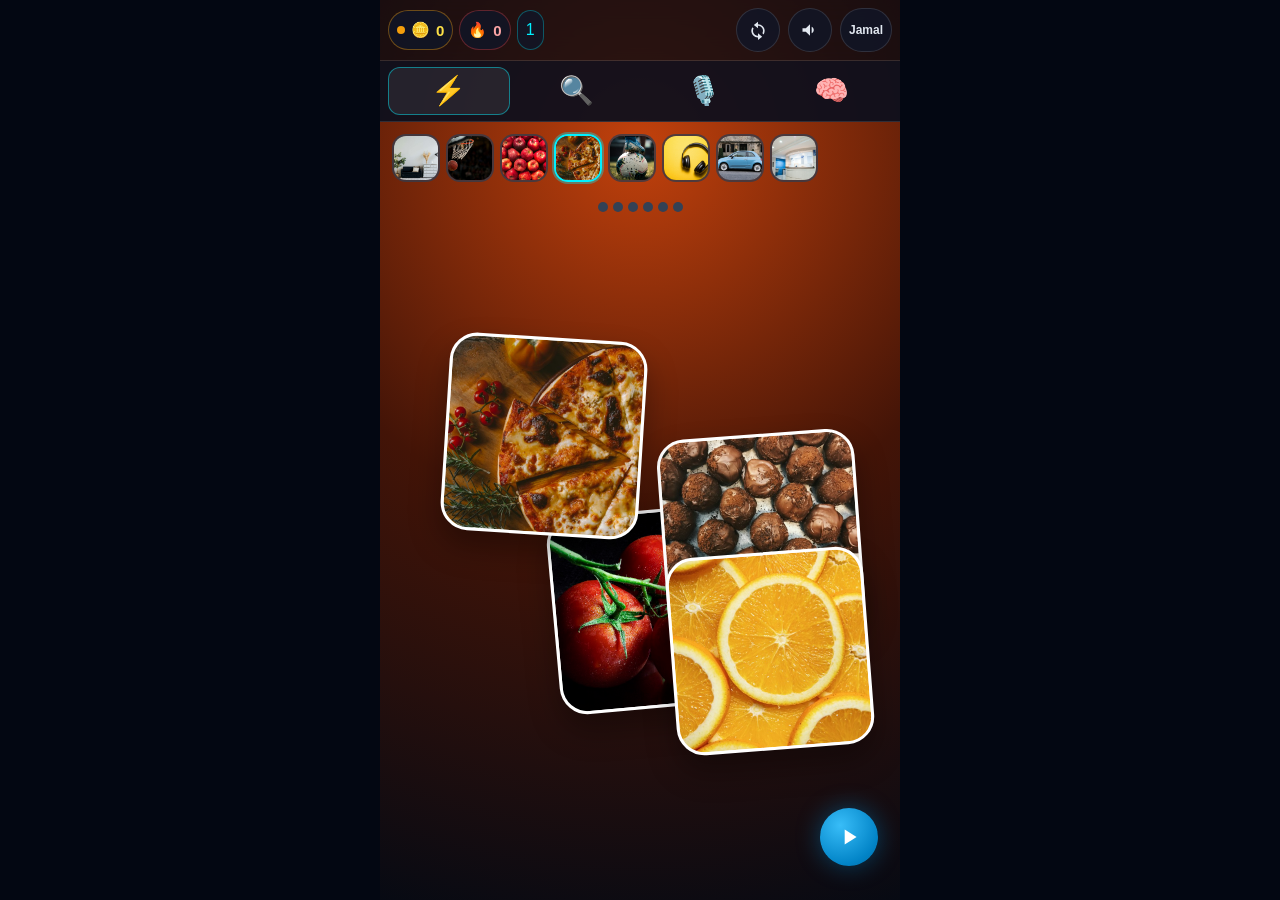
<file: Index.html>
<!doctype html>
<html lang="en">
<head>
<meta charset="utf-8">
<meta name="viewport" content="width=device-width,initial-scale=1,viewport-fit=cover">
<meta name="theme-color" content="#070a13">
<meta name="mobile-web-app-capable" content="yes">
<meta name="apple-mobile-web-app-capable" content="yes">
<title>Talk Today — ZERO RISE</title>
<link rel="icon" href="icon.svg">
<style>
:root {
  --bg-main: #070a13;
  --bg-surface: rgba(15, 23, 42, 0.75);
  --bg-card: rgba(30, 41, 59, 0.85);
  --border-glass: rgba(255, 255, 255, 0.12);
  --teal-neon: #00f0ff;
  --emerald: #10b981;
  --gold-coin: #f59e0b;
  --text-primary: #f8fafc;
  --font-main: -apple-system, BlinkMacSystemFont, 'Segoe UI', Roboto, 'Helvetica Neue', sans-serif;
}

* { box-sizing: border-box; margin: 0; padding: 0; -webkit-tap-highlight-color: transparent; }
html, body {
  height: 100%;
  background: #030712;
  color: var(--text-primary);
  font-family: var(--font-main);
  overflow: hidden;
}
button, .pillar-card, .find-tile, .mem-card { touch-action: manipulation; }
.word-plate, .sentence-line, .meaning-line, .lesson-word, .lesson-line, .lesson-bit { user-select: text; }

#app {
  position: relative;
  width: 100%;
  max-width: 520px;
  height: 100dvh;
  margin: 0 auto;
  overflow: hidden;
  background: radial-gradient(circle at 50% 18%, #1e293b 0%, #070a13 55%, #030712 100%);
  display: flex;
  flex-direction: column;
  transition: background 0.6s ease;
}
#app.world-home { background: radial-gradient(circle at 50% 16%, #92400e 0%, #1c1008 48%, #070a13 100%); }
#app.world-outside { background: radial-gradient(circle at 50% 16%, #166534 0%, #052e16 46%, #070a13 100%); }
#app.world-class { background: radial-gradient(circle at 50% 16%, #1d4ed8 0%, #172554 48%, #070a13 100%); }
#app.world-food { background: radial-gradient(circle at 50% 16%, #c2410c 0%, #431407 48%, #070a13 100%); }
#app.world-play { background: radial-gradient(circle at 50% 16%, #7e22ce 0%, #2e1065 48%, #070a13 100%); }
#app.world-tech { background: radial-gradient(circle at 50% 16%, #0e7490 0%, #083344 48%, #070a13 100%); }
#app.world-city { background: radial-gradient(circle at 50% 16%, #a16207 0%, #292006 48%, #070a13 100%); }
#app.world-town { background: radial-gradient(circle at 50% 16%, #be123c 0%, #4c0519 48%, #070a13 100%); }
#app.shake { animation: screenShake 0.38s linear; }
@keyframes screenShake {
  0%, 100% { transform: translateX(0); }
  20% { transform: translateX(-8px) rotate(-0.4deg); }
  40% { transform: translateX(8px) rotate(0.4deg); }
  60% { transform: translateX(-5px); }
  80% { transform: translateX(4px); }
}

#hud {
  min-height: 60px;
  display: flex;
  align-items: center;
  gap: 6px;
  padding: 8px 8px;
  z-index: 30;
  background: rgba(7, 10, 19, 0.78);
  backdrop-filter: blur(12px);
  border-bottom: 1px solid var(--border-glass);
}
.hud-pill {
  display: flex;
  align-items: center;
  gap: 6px;
  min-height: 40px;
  padding: 6px 8px;
  border-radius: 20px;
  background: var(--bg-surface);
  border: 1px solid var(--border-glass);
  font-weight: 800;
  font-size: 15px;
}
.coins-pill { border-color: rgba(245, 158, 11, 0.4); color: #fde047; }
.coins-pill.bump { animation: coinBump 0.35s cubic-bezier(0.175, 0.885, 0.32, 1.275); }
@keyframes coinBump {
  0% { transform: scale(1); }
  50% { transform: scale(1.18); }
  100% { transform: scale(1); }
}
.streak-pill { border-color: rgba(239, 68, 68, 0.35); color: #fca5a5; }
.streak-pill.lit { border-color: #ef4444; box-shadow: 0 0 14px rgba(239, 68, 68, 0.45); }
.gear-pill {
  border-color: rgba(0, 240, 255, 0.3);
  color: var(--teal-neon);
  cursor: pointer;
  font: inherit;
}
.gear-pill small {
  position: absolute; width: 1px; height: 1px; padding: 0; margin: -1px;
  overflow: hidden; clip: rect(0,0,0,0); border: 0;
}
.gear-pill.on { box-shadow: 0 0 12px rgba(0, 240, 255, 0.35); }
.hud-actions { display: flex; align-items: center; gap: 8px; margin-left: auto; }
.who {
  min-height: 44px; padding: 0 8px; border-radius: 999px;
  display: flex; align-items: center; flex: 0 0 auto;
  border: 1px solid var(--border-glass);
  background: var(--bg-surface);
  color: #e2e8f0; font-size: 12px; font-weight: 800;
}
.hbtn {
  width: 44px; height: 44px; border-radius: 50%;
  border: 1px solid var(--border-glass);
  background: var(--bg-surface); color: #e2e8f0;
  display: flex; align-items: center; justify-content: center; cursor: pointer;
}
.hbtn svg { width: 20px; height: 20px; }
.hbtn.muted { color: #64748b; }
.sync-dot {
  width: 8px; height: 8px; border-radius: 50%; background: #f59e0b; display: inline-block;
}
.sync-dot.synced { background: #10b981; }
.sync-dot.phone { background: #f59e0b; }

#modeBar {
  display: flex; gap: 6px; padding: 6px 8px;
  background: rgba(11, 15, 29, 0.92);
  border-bottom: 1px solid var(--border-glass);
  z-index: 25;
}
.mode-tab {
  flex: 1; min-height: 48px; border-radius: 12px;
  border: 1px solid transparent; background: transparent; color: #94a3b8;
  display: flex; flex-direction: column; align-items: center; justify-content: center;
  gap: 1px; cursor: pointer; font: inherit;
}
.mode-icon { font-size: 28px; line-height: 1; }
.mode-name {
  position: absolute; width: 1px; height: 1px; padding: 0; margin: -1px;
  overflow: hidden; clip: rect(0,0,0,0); border: 0;
}
.mode-tab.active {
  background: rgba(255, 255, 255, 0.08);
  border-color: rgba(0, 240, 255, 0.45);
  color: #fff;
}

#stage {
  flex: 1; position: relative;
  display: flex; flex-direction: column; align-items: center;
  padding: 10px 12px 24px; overflow-y: auto; z-index: 10;
}

.set-bar {
  width: 100%; display: flex; gap: 6px; overflow-x: auto;
  padding: 2px 0 8px; scrollbar-width: none;
}
.set-chip {
  flex: 0 0 auto; width: 48px; height: 48px; min-height: 48px; padding: 0;
  border-radius: 14px; border: 2px solid var(--border-glass);
  background: var(--bg-surface); cursor: pointer; overflow: hidden;
}
.set-chip img { width: 100%; height: 100%; object-fit: cover; display: block; }
.set-chip.active { border-color: var(--teal-neon); box-shadow: 0 0 0 2px rgba(0, 240, 255, 0.35); }
.set-chip.done { border-color: var(--emerald); }

.prompt-line {
  font-size: 22px; font-weight: 800; text-align: center; min-height: 28px; margin: 4px 0;
}
.progress-line { color: #94a3b8; font-size: 13px; font-weight: 700; text-align: center; margin-bottom: 6px; }
.pips { display: flex; gap: 5px; justify-content: center; margin: 4px 0 8px; flex-wrap: wrap; }
.pip { width: 10px; height: 10px; border-radius: 50%; background: #334155; }
.pip.ok { background: #38bdf8; }
.pip.strong { background: #10b981; box-shadow: 0 0 8px rgba(16, 185, 129, 0.7); }

.play-orb {
  position: absolute; right: 10px; bottom: 10px; z-index: 6;
  width: 58px; height: 58px; border-radius: 50%; border: 0; cursor: pointer;
  background: radial-gradient(circle at 35% 30%, #38bdf8, #0284c7 70%, #0369a1);
  box-shadow: 0 0 24px rgba(2, 132, 199, 0.45);
  display: flex; align-items: center; justify-content: center;
}
.play-orb svg { width: 26px; height: 26px; fill: #fff; }
.play-orb.speaking { animation: callGlow 0.45s infinite alternate; }
@keyframes callGlow {
  from { transform: scale(1); }
  to { transform: scale(1.08); }
}

.word-plate {
  margin-top: 8px; font-size: 40px; font-weight: 900; letter-spacing: -0.03em; text-align: center;
}
.sentence-line { font-size: 18px; color: #cbd5e1; text-align: center; min-height: 24px; margin: 2px 0 4px; }
.meaning-line { font-size: 16px; color: #94a3b8; text-align: center; min-height: 0; margin: 0 0 8px; line-height: 1.35; }

.arena {
  position: relative; width: 100%; flex: 1; min-height: 58vh;
}
.pillar-card, .find-tile, .mem-card {
  background: #fff; border-radius: 28px; border: 3px solid #fff;
  overflow: hidden; cursor: pointer; position: relative;
  display: flex; align-items: center; justify-content: center;
  box-shadow: 0 16px 30px rgba(0, 0, 0, 0.35);
}
.pillar-card {
  position: absolute; width: 40%; aspect-ratio: 1;
  animation: bob 2.6s ease-in-out infinite;
}
.pillar-card:nth-child(2) { left: 52%; top: 6%; animation-delay: -0.4s; }
.pillar-card:nth-child(3) { left: 8%; top: 42%; animation-delay: -1.1s; }
.pillar-card:nth-child(4) { left: 50%; top: 46%; animation-delay: -1.7s; }
.pillar-card.running { animation: none; }
.pillar-card.win {
  z-index: 5; width: 64%; left: 18% !important; right: auto !important; top: 8% !important;
  animation: winPop 0.55s cubic-bezier(.2, 1.6, .3, 1) both;
}
.pillar-card.yeet { animation: yeet 0.42s ease-in forwards; z-index: 2; }
.pillar-card.show-answer {
  z-index: 4; width: 58%; left: 21% !important; top: 12% !important;
  animation: jump 0.48s ease-in-out infinite;
  box-shadow: 0 0 0 6px #fde047, 0 18px 40px rgba(0, 0, 0, 0.4);
}
@keyframes bob {
  0%, 100% { transform: translateY(0) rotate(-2deg); }
  50% { transform: translateY(-14px) rotate(2deg); }
}
@keyframes jump {
  0%, 100% { transform: translateY(0) scale(1); }
  40% { transform: translateY(-22px) scale(1.06); }
}
@keyframes winPop {
  0% { transform: scale(0.7) rotate(-8deg); }
  60% { transform: scale(1.12) rotate(6deg); }
  100% { transform: scale(1) rotate(0); }
}
@keyframes yeet {
  to { transform: translateY(120%) rotate(28deg); opacity: 0; }
}
.pillar-card img, .find-tile img, .mem-card img { width: 100%; height: 100%; object-fit: cover; pointer-events: none; }
.pillar-a { border-color: rgba(59, 130, 246, 0.55); }
.pillar-b { border-color: rgba(239, 68, 68, 0.5); }
.pillar-card.good-snap, .find-tile.good-snap, .hero.good-snap { border-color: var(--emerald); box-shadow: 0 0 24px rgba(16, 185, 129, 0.7); }
.pillar-card.ready, .find-tile.ready, .hero.ready { box-shadow: 0 0 0 3px rgba(0, 240, 255, 0.7); }
.pillar-card.miss-snap, .find-tile.miss-snap { animation: missShake 0.35s ease-in-out; border-color: #dc2626; }
.pillar-card.show-answer { box-shadow: 0 0 0 3px #fde047; }
@keyframes missShake {
  0%, 100% { transform: translateX(0); }
  25% { transform: translateX(-8px); }
  75% { transform: translateX(8px); }
}

.find-grid, .mem-grid { display: grid; grid-template-columns: repeat(3, 1fr); gap: 10px; width: 100%; }
.find-tile { animation: bob 2.2s ease-in-out infinite; }
.find-tile:nth-child(2n) { animation-delay: -0.5s; }
.find-tile:nth-child(3n) { animation-duration: 2.9s; }
.find-tile.found { animation: winPop 0.45s cubic-bezier(.2, 1.6, .3, 1) both; }
.mem-card { animation: bob 2.8s ease-in-out infinite; }
.mem-card:nth-child(2n) { animation-delay: -0.7s; }
.mem-grid.cols-4 { grid-template-columns: repeat(4, 1fr); }
.find-tile, .mem-card { aspect-ratio: 1; }
.find-tile.found { border-color: rgba(16, 185, 129, 0.7); }
.tile-word {
  position: absolute; left: 6px; right: 6px; bottom: 6px;
  background: rgba(3, 7, 18, 0.82); border-radius: 10px;
  text-align: center; font-weight: 800; font-size: 13px; padding: 3px 4px;
}
.mem-face { font-size: 28px; }
.mem-card.snd { border-color: rgba(0, 240, 255, 0.35); }
.mem-card.pic { border-color: rgba(59, 130, 246, 0.4); }
.mem-card.up { border-color: #fff; }
.mem-card svg { width: 36px; height: 36px; fill: #e2e8f0; }

.speak-view, .drill-view, .find-view, .mem-view {
  width: 100%; max-width: none; flex: 1; min-height: 0;
  display: flex; flex-direction: column; align-items: center; gap: 8px;
}
.hero {
  width: min(72vw, 280px); aspect-ratio: 1; border-radius: 36px; overflow: hidden;
  border: 4px solid #fff; background: #fff; cursor: pointer;
  box-shadow: 0 18px 40px rgba(0, 0, 0, 0.35);
  animation: bob 1.5s ease-in-out infinite;
}
.hero.ready { animation: jump 0.55s ease-in-out infinite; }
.hero img { width: 100%; height: 100%; object-fit: cover; }
.mic-orb {
  width: 96px; height: 96px; border-radius: 50%; border: 0; cursor: pointer;
  background: radial-gradient(circle at 35% 30%, #ef4444, #b91c1c 70%);
  box-shadow: 0 8px 24px rgba(239, 68, 68, 0.45);
  display: flex; align-items: center; justify-content: center;
}
.mic-orb svg { width: 42px; height: 42px; fill: #fff; }
.mic-orb.recording {
  background: radial-gradient(circle at 35% 30%, #22c55e, #15803d 70%);
  animation: callGlow 0.7s ease-in-out infinite alternate;
}
.mic-orb:disabled { opacity: 0.45; cursor: default; }
.mic-orb.blocked { filter: grayscale(1); opacity: 0.4; }
.status-line { min-height: 22px; text-align: center; color: #cbd5e1; font-weight: 700; }

.modal-backdrop {
  position: absolute; inset: 0; z-index: 80;
  background: rgba(3, 7, 18, 0.86); backdrop-filter: blur(14px);
  display: flex; align-items: center; justify-content: center; padding: 16px;
}
.modal-backdrop.hidden { display: none; }
.lesson-card {
  width: min(96vw, 480px); max-height: min(90dvh, 720px); overflow: visible;
  background: transparent; border: 0;
  border-radius: 28px; padding: 8px; display: flex; flex-direction: column; align-items: center; gap: 14px;
  box-shadow: none;
}
.lesson-kicker { font-size: 14px; font-weight: 800; letter-spacing: 0.08em; text-transform: uppercase; color: #5eead4; }
.lesson-card img { width: min(64vw, 220px); height: min(64vw, 220px); object-fit: cover; border-radius: 20px; }
.lesson-word { font-size: 40px; font-weight: 900; }
.lesson-line { font-size: 18px; color: #cbd5e1; text-align: center; }
.word-list { width: 100%; display: flex; flex-direction: column; gap: 6px; }
.lesson-bit { font-size: 14px; color: #cbd5e1; text-align: left; line-height: 1.35; }
.lesson-bit b { color: #fff; }
.done-grid { width: 100%; display: flex; flex-wrap: wrap; justify-content: center; gap: 10px; }
.done-pic {
  width: 30%; aspect-ratio: 1; padding: 0; border-radius: 22px; overflow: hidden;
  border: 3px solid #fff; background: #fff; cursor: pointer;
  animation: bob 1.8s ease-in-out infinite;
  box-shadow: 0 12px 24px rgba(0, 0, 0, 0.35);
}
.done-pic:nth-child(2n) { animation-delay: -0.4s; }
.done-pic img { width: 100%; height: 100%; object-fit: cover; display: block; }
.done-pic.on {
  width: 42%; border-color: #fde047;
  animation: jump 0.42s ease-in-out infinite;
  box-shadow: 0 0 28px rgba(253, 224, 71, 0.85);
}
.btn-next.icon-next {
  width: 76px; height: 76px; min-width: 76px; min-height: 76px; padding: 0; border-radius: 50%;
  display: flex; align-items: center; justify-content: center;
}
.icon-next svg { width: 34px; height: 34px; }
.btn-next, .btn-ghost {
  min-height: 52px; min-width: 140px; padding: 0 22px; border-radius: 999px;
  border: 0; cursor: pointer; font: inherit; font-weight: 800; font-size: 18px;
}
.btn-next { background: #10b981; color: #042f1c; }
.btn-ghost { background: transparent; color: #e2e8f0; border: 1px solid var(--border-glass); }
.code-row { display: flex; gap: 8px; }
.code-row img { width: 84px; height: 84px; border-radius: 16px; object-fit: cover; }
.code-row span { display: block; text-align: center; font-size: 12px; font-weight: 800; margin-top: 4px; }

.gate {
  position: absolute; inset: 0; z-index: 70; overflow-y: auto;
  background: #070a13; padding: 18px 14px 28px;
  display: flex; flex-direction: column; gap: 10px;
}
.gate.hidden { display: none; }
.gate h1 { font-size: 28px; line-height: 1.1; }
.gate p { color: #cbd5e1; font-size: 16px; }
.slots { display: flex; gap: 8px; min-height: 74px; }
.slot {
  width: 72px; height: 72px; border-radius: 16px; border: 1px dashed rgba(255,255,255,0.25);
  overflow: hidden; background: rgba(255,255,255,0.04);
}
.slot img { width: 100%; height: 100%; object-fit: cover; }
.pic-grid { display: grid; grid-template-columns: repeat(4, 1fr); gap: 8px; }
.pic-pick {
  aspect-ratio: 1; border-radius: 14px; overflow: hidden; border: 2px solid transparent;
  padding: 0; background: #111827; cursor: pointer; position: relative;
}
.pic-pick img { width: 100%; height: 100%; object-fit: cover; }
.pic-pick.on { border-color: var(--teal-neon); }
.pic-pick em {
  position: absolute; left: 0; right: 0; bottom: 0; font-style: normal;
  background: rgba(0,0,0,0.72); font-size: 10px; font-weight: 800; padding: 2px;
}
.gate-actions { display: flex; gap: 8px; flex-wrap: wrap; }

.sr-only {
  position: absolute; width: 1px; height: 1px; padding: 0; margin: -1px;
  overflow: hidden; clip: rect(0,0,0,0); border: 0;
}
#fx { position: absolute; inset: 0; width: 100%; height: 100%; pointer-events: none; z-index: 40; }

@media (prefers-reduced-motion: reduce) {
  * { animation: none !important; transition: none !important; }
}

</style>
</head>
<body>
<div id="app">
  <header id="hud">
    <div id="hudCoins" class="hud-pill coins-pill" aria-label="Coins">
      <span class="sync-dot phone" id="syncDot" title="Saved on this phone"></span>
      <span aria-hidden="true">🪙</span>
      <span id="coinVal">0</span>
    </div>
    <div id="hudStreak" class="hud-pill streak-pill" aria-label="Streak">
      <span aria-hidden="true">🔥</span>
      <span id="streakVal">0</span>
    </div>
    <button id="hudGear" class="hud-pill gear-pill" type="button" aria-label="Beat off. Gear 1. Listen.">
      <span id="gearVal">1</span>
      <small id="gearName">Listen</small>
    </button>
    <div class="hud-actions">
      <button id="btnReplay" class="hbtn" type="button" aria-label="Hear it again">
        <svg viewBox="0 0 24 24" aria-hidden="true"><path fill="currentColor" d="M12 5V2L7 6l5 4V7c3.31 0 6 2.69 6 6 0 1.01-.25 1.97-.7 2.8l1.46 1.46A7.93 7.93 0 0 0 20 13c0-4.42-3.58-8-8-8zm0 14c-3.31 0-6-2.69-6-6 0-1.01.25-1.97.7-2.8L5.24 8.74A7.93 7.93 0 0 0 4 13c0 4.42 3.58 8 8 8v3l5-4-5-4v3z"/></svg>
      </button>
      <button id="btnSound" class="hbtn" type="button" aria-label="Sound on">
        <svg viewBox="0 0 24 24" aria-hidden="true"><path fill="currentColor" d="M3 10v4h4l5 5V5L7 10H3zm13.5 2c0-1.77-1.02-3.29-2.5-4.03v8.05c1.48-.73 2.5-2.25 2.5-4.02z"/></svg>
      </button>
      <div id="who" class="who" aria-label="Signed in as Jamal Morelli">Jamal</div>
    </div>
  </header>

  <nav id="modeBar" aria-label="Practice">
    <button class="mode-tab active" type="button" data-mode="drill" aria-label="Drill">
      <span class="mode-icon" aria-hidden="true">⚡</span><span class="mode-name">Drill</span>
    </button>
    <button class="mode-tab" type="button" data-mode="find" aria-label="Find">
      <span class="mode-icon" aria-hidden="true">🔍</span><span class="mode-name">Find</span>
    </button>
    <button class="mode-tab" type="button" data-mode="speak" aria-label="Speak">
      <span class="mode-icon" aria-hidden="true">🎙️</span><span class="mode-name">Speak</span>
    </button>
    <button class="mode-tab" type="button" data-mode="memory" aria-label="Match">
      <span class="mode-icon" aria-hidden="true">🧠</span><span class="mode-name">Match</span>
    </button>
  </nav>

  <main id="stage"></main>
  <p id="live" class="sr-only" aria-live="polite"></p>

  <div id="sheet" class="modal-backdrop hidden" role="dialog" aria-modal="true">
    <div class="lesson-card" id="sheetCard"></div>
  </div>
  <canvas id="fx" aria-hidden="true"></canvas>
</div>
<script>
/* ZERO RISE lesson engine. Pure functions. English only. No DOM. */
const TT = {
  PICS: ['pizza', 'banana', 'taxi', 'bus', 'doctor', 'police', 'football', 'camera', 'coffee', 'tomato', 'robot', 'radio'],
  SETS: [
    { id: 'home', name: 'Home', words: ['door', 'window', 'cup', 'bed', 'bag', 'book'] },
    { id: 'outside', name: 'Outside', words: ['ball', 'cat', 'dog', 'fish', 'tree', 'car'] },
    { id: 'class', name: 'Class', words: ['apple', 'banana', 'pen', 'pencil'] },
    { id: 'food', name: 'Food', words: ['pizza', 'burger', 'chocolate', 'tomato', 'orange', 'water'] },
    { id: 'play', name: 'Play', words: ['football', 'tennis', 'music', 'camera', 'robot', 'radio'] },
    { id: 'tech', name: 'Tech', words: ['headphones', 'computer', 'telephone', 'television', 'sneakers', 'backpack', 'bicycle', 'jacket'] },
    { id: 'city', name: 'City', words: ['taxi', 'bus', 'train', 'station', 'airport', 'hotel'] },
    { id: 'town', name: 'Town', words: ['hospital', 'doctor', 'police', 'pharmacy', 'bank', 'passport', 'coffee', 'money'] }
  ],
  GROUPS: {
    food: ['apple', 'banana', 'pizza', 'burger', 'chocolate', 'tomato', 'orange', 'water', 'coffee'],
    animals: ['cat', 'dog', 'fish'],
    school: ['book', 'pen', 'pencil', 'bag', 'backpack'],
    home: ['door', 'window', 'cup', 'bed'],
    ride: ['car', 'taxi', 'bus', 'train', 'bicycle'],
    place: ['hotel', 'hospital', 'pharmacy', 'bank', 'station', 'airport'],
    people: ['doctor', 'police'],
    tech: ['computer', 'telephone', 'television', 'radio', 'headphones', 'camera'],
    sport: ['football', 'tennis', 'ball'],
    wear: ['sneakers', 'jacket'],
    other: ['robot', 'music', 'money', 'passport', 'tree']
  },
  /* These files exist as s_ (slow word) and f_ ("Where is the …?"). Text must match that recording. */
  QUESTION: ['banana', 'burger', 'bus', 'camera', 'chocolate', 'coffee', 'computer', 'doctor', 'football', 'hotel', 'money', 'music', 'orange', 'pizza', 'police', 'radio', 'robot', 'taxi', 'telephone', 'television', 'tennis', 'tomato', 'train', 'water']
};

TT.WORDS = TT.SETS.reduce((a, s) => a.concat(s.words), []);
TT.QSET = {};
TT.QUESTION.forEach(w => { TT.QSET[w] = 1; });

TT.setById = function (id) {
  for (let i = 0; i < TT.SETS.length; i++) if (TT.SETS[i].id === id) return TT.SETS[i];
  return TT.SETS[3];
};

TT.groupOf = function (word) {
  const keys = Object.keys(TT.GROUPS);
  for (let i = 0; i < keys.length; i++) if (TT.GROUPS[keys[i]].indexOf(word) >= 0) return keys[i];
  return '';
};

TT.hasQuestion = function (word) { return !!TT.QSET[word]; };

TT.article = function (word) { return /^[aeiou]/.test(word) ? 'an' : 'a'; };

TT.sentence = function (word) {
  if (TT.hasQuestion(word)) return 'Where is the ' + word + '?';
  return 'It is ' + TT.article(word) + ' ' + word + '.';
};

/* Extra English, shown on screen after a hit. Not a recording. */
TT.USE = {
  door: 'You open a door.',
  window: 'You look through a window.',
  cup: 'A cup holds a drink.',
  bed: 'You sleep in a bed.',
  bag: 'A bag holds your things.',
  book: 'You read a book.',
  ball: 'You throw a ball.',
  cat: 'A cat is an animal.',
  dog: 'A dog is an animal.',
  fish: 'A fish lives in water.',
  tree: 'A tree has leaves.',
  car: 'A car takes you places.',
  apple: 'An apple is a fruit.',
  banana: 'You peel a banana.',
  pen: 'You write with a pen.',
  pencil: 'You write with a pencil.',
  pizza: 'Pizza is food.',
  burger: 'A burger is food.',
  chocolate: 'Chocolate is sweet.',
  tomato: 'A tomato is red.',
  orange: 'An orange is a fruit.',
  water: 'You drink water.',
  football: 'You kick a football.',
  tennis: 'You play tennis.',
  music: 'You listen to music.',
  camera: 'A camera takes a picture.',
  robot: 'A robot is a machine.',
  radio: 'A radio plays sound.',
  headphones: 'Headphones go on your ears.',
  computer: 'You type on a computer.',
  telephone: 'You talk on a telephone.',
  television: 'You watch television.',
  sneakers: 'Sneakers go on your feet.',
  backpack: 'A backpack holds books.',
  bicycle: 'You ride a bicycle.',
  jacket: 'A jacket keeps you warm.',
  taxi: 'A taxi takes you places.',
  bus: 'A bus carries people.',
  train: 'A train runs on tracks.',
  station: 'You catch a train at a station.',
  airport: 'Planes leave from an airport.',
  hotel: 'You sleep at a hotel.',
  hospital: 'A hospital helps sick people.',
  doctor: 'A doctor helps sick people.',
  police: 'The police keep people safe.',
  pharmacy: 'A pharmacy has medicine.',
  bank: 'A bank keeps money safe.',
  passport: 'A passport is for travel.',
  coffee: 'Coffee is a hot drink.',
  money: 'You pay with money.'
};

TT.useLine = function (word) { return TT.USE[word] || ''; };

TT.blankMastery = function () { return { taps: 0, ok: 0, says: 0, sayOK: 0, next: 0, heard: 0 }; };

TT.levelOf = function (m) {
  m = m || {};
  const taps = m.taps || 0, ok = m.ok || 0, sayOK = m.sayOK || 0;
  const acc = taps ? ok / taps : 0;
  let lv = 0;
  if (ok >= 1) lv = 1;
  if (ok >= 2 && acc >= 0.6) lv = 2;
  if (sayOK >= 1 && lv >= 1) lv = Math.min(3, lv + 1);
  return lv;
};

/* Hours until the word is due again. Inside a session the queue also rotates. */
TT.delayMs = function (level) {
  return [0, 12 * 60 * 1000, 24 * 3600000, 72 * 3600000][level] || 0;
};

TT.gearOf = function (words, mastery) {
  let strong = 0;
  for (let i = 0; i < words.length; i++) if (TT.levelOf(mastery[words[i]]) >= 2) strong++;
  if (words.length >= 4 && strong >= Math.ceil(words.length * 0.7)) return 3;
  if (strong >= 2) return 2;
  return 1;
};

TT.bpmOf = function (gear) { return gear >= 3 ? 132 : gear === 2 ? 122 : 110; };

TT.gearLabel = function (gear) {
  if (gear >= 3) return 'Say it';
  if (gear === 2) return 'Question';
  return 'Listen';
};

TT.stimulus = function (word, mastery, gear) {
  const lv = TT.levelOf(mastery);
  if (gear >= 3 && TT.hasQuestion(word)) return 'f';
  if (gear <= 1 && lv === 0 && TT.hasQuestion(word)) return 's';
  return 'w';
};

TT.pickFoil = function (target, pool, rnd) {
  const g = TT.groupOf(target);
  let cands = pool.filter(w => w !== target && TT.groupOf(w) === g);
  if (!cands.length) cands = pool.filter(w => w !== target);
  if (!cands.length) return target;
  return cands[Math.floor(rnd() * cands.length)];
};

TT.orderWords = function (words, mastery, now) {
  return words.slice().sort((a, b) => {
    const ma = mastery[a] || {};
    const mb = mastery[b] || {};
    const da = !ma.next || ma.next <= now ? 0 : 1;
    const db = !mb.next || mb.next <= now ? 0 : 1;
    if (da !== db) return da - db;
    const la = TT.levelOf(ma), lb = TT.levelOf(mb);
    if (la !== lb) return la - lb;
    return (ma.next || 0) - (mb.next || 0);
  });
};

TT.knownCount = function (words, mastery) {
  let n = 0;
  for (let i = 0; i < words.length; i++) if ((mastery[words[i]] || {}).ok >= 1) n++;
  return n;
};

TT.setComplete = function (words, mastery) {
  return TT.knownCount(words, mastery) === words.length && words.length > 0;
};

TT.newId = function (rnd) {
  const alphabet = 'abcdefghijklmnopqrstuvwxyz0123456789';
  let s = '';
  for (let i = 0; i < 10; i++) s += alphabet[Math.floor(rnd() * alphabet.length)];
  return s;
};

TT.codeFrom = function (pics) {
  if (!pics || pics.length !== 3) return '';
  for (let i = 0; i < 3; i++) if (TT.PICS.indexOf(pics[i]) < 0) return '';
  return pics.join('-');
};

TT.migrate = function (raw) {
  const base = {
    v: 5, id: '', code: '', cls: '', coins: 0, streak: 0, setId: 'food',
    mastery: {}, setCleared: {}, soundOn: true, beatOn: false, mode: 'drill',
    events: [], session: '', greeted: false
  };
  if (!raw || typeof raw !== 'object') return base;
  if (raw.v === 5) {
    base.id = raw.id || '';
    base.code = raw.code || '';
    base.cls = raw.cls || '';
    base.coins = Number(raw.coins) || 0;
    base.streak = Number(raw.streak) || 0;
    base.setId = raw.setId || 'food';
    base.mastery = raw.mastery || {};
    base.setCleared = raw.setCleared || {};
    base.soundOn = raw.soundOn !== false;
    base.beatOn = !!raw.beatOn;
    base.mode = raw.mode || 'drill';
    base.events = Array.isArray(raw.events) ? raw.events.slice(-120) : [];
    base.session = raw.session || '';
    base.greeted = !!raw.greeted;
    return base;
  }
  /* Old arcade save: keep real taps, drop farmed coins. */
  const discovered = raw.discovered || {};
  Object.keys(discovered).forEach(w => {
    if (TT.WORDS.indexOf(w) >= 0) base.mastery[w] = { taps: 1, ok: 1, says: 0, sayOK: 0, next: 0, heard: 1 };
  });
  base.coins = TT.knownCount(TT.WORDS, base.mastery);
  if (raw.mode === 'radar') base.mode = 'find';
  else if (raw.mode === 'speak' || raw.mode === 'memory' || raw.mode === 'drill') base.mode = raw.mode;
  return base;
};

if (typeof module !== 'undefined' && module.exports) module.exports = TT;

/* ZERO RISE — Talk Today. English only.
   Drill, Find, Speak, Match. Coins move only after a real correct answer.
   Recorded English cues (l_), slow words (s_), words (w_), questions (f_). */
'use strict';

const CFG = {
  API: localStorage.getItem('ttzr4_api') || 'https://script.google.com/macros/s/AKfycbxfpqk1dZHafL62IxuPGJARi0EWk-2LW8JIhvEAXO39lOOWWZZZ3VzvkiIyT12FM7jddg/exec',
  ASSET: 'v3/'
};

const $ = id => document.getElementById(id);
const LEARNER = { id: 'jamalmorelli', name: 'Jamal Morelli' };
const stage = $('stage');
const sheet = $('sheet');
const sheetCard = $('sheetCard');
const live = $('live');

let S = TT.migrate((() => { try { return JSON.parse(localStorage.getItem('ttzr4_state') || 'null'); } catch (e) { return null; } })());
S.id = LEARNER.id;
S.name = LEARNER.name;
if (!S.session) S.session = 's' + TT.newId(Math.random).slice(0, 8);
try { localStorage.setItem('ttzr4_state', JSON.stringify(S)); } catch (e) {}
(function readQuery() {
  const q = new URLSearchParams(location.search);
  if (q.get('api')) { CFG.API = q.get('api'); localStorage.setItem('ttzr4_api', CFG.API); }
  if (q.get('cls')) S.cls = String(q.get('cls')).replace(/[^\w .|+-]/g, '').slice(0, 40);
})();

function save(push) {
  try { localStorage.setItem('ttzr4_state', JSON.stringify(S)); } catch (e) {}
  renderHUD();
  if (push !== false) syncSoon();
}
function mOf(word) {
  if (!S.mastery[word]) S.mastery[word] = TT.blankMastery();
  return S.mastery[word];
}
/* Coins only when a real level goes up. Repeating a word pays nothing. */
function noteTap(word, correct) {
  const m = mOf(word);
  const before = TT.levelOf(m);
  m.taps++;
  if (correct) { m.ok++; m.heard++; }
  const after = TT.levelOf(m);
  if (correct) m.next = Date.now() + TT.delayMs(after);
  let gained = 0;
  if (correct && before < 1 && after >= 1) gained += 1;
  if (correct && before < 2 && after >= 2) gained += 1;
  return { m: m, before: before, after: after, gained: gained };
}
function pay(n) {
  if (n > 0) earn(n);
  else save();
}
function showTeach(word) {
  const plate = $('wordPlate');
  const line = $('sentenceLine');
  const mean = $('meaningLine');
  if (plate) plate.textContent = word;
  if (line) line.textContent = TT.sentence(word);
  if (mean) mean.textContent = TT.useLine(word);
}
function clearTeach() {
  const mean = $('meaningLine');
  if (mean) mean.textContent = '';
}
function curSet() { return TT.setById(S.setId); }
function setPrompt(text) {
  if (live) live.textContent = text;
}

/* ---------- audio: one voice at a time ---------- */
let seq = 0;
let talking = [];
function stopTalk() {
  seq++;
  talking.forEach(a => { try { a.pause(); a.src = ''; } catch (e) {} });
  talking = [];
}
function playUrls(urls) {
  if (!S.soundOn || !urls.length) return Promise.resolve();
  const my = ++seq;
  talking.forEach(a => { try { a.pause(); } catch (e) {} });
  talking = [];
  return new Promise(resolve => {
    let i = 0;
    const step = () => {
      if (my !== seq) return resolve();
      if (i >= urls.length) return resolve();
      const a = new Audio(CFG.ASSET + urls[i++]);
      talking.push(a);
      const done = () => { if (my === seq) step(); };
      a.onended = done;
      a.onerror = done;
      a.play().catch(done);
    };
    step();
  });
}
function file(kind, word) { return 'audio/' + kind + '_' + word + '.mp3'; }
function cue(name) { return 'audio/l_' + name + '.mp3'; }
function voiceClip(word) { return file(TT.hasQuestion(word) ? 'f' : 'w', word); }

const fx = $('fx');
const fxc = fx.getContext('2d');
let sparks = [];
let liveStops = [];
function sizeFx() {
  const r = fx.parentElement.getBoundingClientRect();
  const d = window.devicePixelRatio || 1;
  fx.width = Math.max(1, r.width * d);
  fx.height = Math.max(1, r.height * d);
  fxc.setTransform(d, 0, 0, d, 0, 0);
}
function burstAt(el) {
  if (!el) return;
  sizeFx();
  const app = $('app').getBoundingClientRect();
  const b = el.getBoundingClientRect();
  const x = b.left + b.width / 2 - app.left;
  const y = b.top + b.height / 2 - app.top;
  const colors = ['#fde047', '#fb7185', '#22d3ee', '#4ade80', '#fff', '#fb923c'];
  for (let i = 0; i < 42; i++) {
    const a = Math.random() * Math.PI * 2;
    const s = 90 + Math.random() * 320;
    sparks.push({ x: x, y: y, vx: Math.cos(a) * s, vy: Math.sin(a) * s - 80, life: 1, color: colors[i % colors.length], z: 5 + Math.random() * 7 });
  }
}
function fxLoop() {
  const w = fx.width / (window.devicePixelRatio || 1);
  const h = fx.height / (window.devicePixelRatio || 1);
  fxc.clearRect(0, 0, w, h);
  sparks = sparks.filter(p => p.life > 0);
  sparks.forEach(p => {
    p.life -= 0.016;
    p.x += p.vx * 0.016;
    p.y += p.vy * 0.016;
    p.vy += 520 * 0.016;
    fxc.globalAlpha = Math.max(0, p.life);
    fxc.fillStyle = p.color;
    fxc.beginPath();
    fxc.arc(p.x, p.y, p.z * p.life, 0, 7);
    fxc.fill();
  });
  fxc.globalAlpha = 1;
  requestAnimationFrame(fxLoop);
}
requestAnimationFrame(fxLoop);
function blip(up) {
  const ctx = ensureAudio();
  if (!ctx || !S.soundOn) return;
  const now = ctx.currentTime;
  const o = ctx.createOscillator();
  const g = ctx.createGain();
  o.type = up ? 'triangle' : 'sawtooth';
  o.frequency.setValueAtTime(up ? 480 : 180, now);
  o.frequency.exponentialRampToValueAtTime(up ? 980 : 50, now + 0.12);
  g.gain.setValueAtTime(0.09, now);
  g.gain.exponentialRampToValueAtTime(0.001, now + 0.16);
  o.connect(g); g.connect(ctx.destination);
  o.start(now); o.stop(now + 0.18);
}
function shake() {
  const app = $('app');
  app.classList.remove('shake');
  void app.offsetWidth;
  app.classList.add('shake');
}
function poke(ms) { try { if (navigator.vibrate) navigator.vibrate(ms); } catch (e) {} }
function stopLive() {
  liveStops.forEach(fn => fn());
  liveStops = [];
}
function chase(box, selector) {
  stopLive();
  if (!box) return;
  const reduce = window.matchMedia('(prefers-reduced-motion: reduce)').matches;
  box.querySelectorAll(selector).forEach((card, i) => {
    card.classList.add('running');
    const bw = box.clientWidth || 320;
    const bh = box.clientHeight || 420;
    const cw = card.offsetWidth || bw * 0.42;
    const ch = card.offsetHeight || cw;
    let x = Math.random() * Math.max(8, bw - cw - 8);
    let y = Math.random() * Math.max(8, bh - ch - 8);
    let vx = reduce ? 0 : (48 + Math.random() * 60) * (i % 2 ? 1 : -1);
    let vy = reduce ? 0 : (36 + Math.random() * 50) * (Math.random() < 0.5 ? -1 : 1);
    let last = performance.now();
    let dead = false;
    let raf = 0;
    const step = (now) => {
      if (dead || !card.isConnected) return;
      if (card.classList.contains('win') || card.classList.contains('yeet') || card.classList.contains('show-answer')) return;
      const dt = Math.min(0.04, (now - last) / 1000);
      last = now;
      const W = box.clientWidth, H = box.clientHeight;
      const ww = card.offsetWidth, hh = card.offsetHeight;
      x += vx * dt; y += vy * dt;
      if (x < 0) { x = 0; vx = Math.abs(vx); }
      if (y < 0) { y = 0; vy = Math.abs(vy); }
      if (x > W - ww) { x = Math.max(0, W - ww); vx = -Math.abs(vx); }
      if (y > H - hh) { y = Math.max(0, H - hh); vy = -Math.abs(vy); }
      card.style.left = x + 'px';
      card.style.top = y + 'px';
      card.style.right = 'auto';
      card.style.transform = 'rotate(' + (vx * 0.05) + 'deg)';
      raf = requestAnimationFrame(step);
    };
    raf = requestAnimationFrame(step);
    liveStops.push(() => { dead = true; cancelAnimationFrame(raf); });
  });
}

let audioCtx = null;
function ensureAudio() {
  const C = window.AudioContext || window.webkitAudioContext;
  if (C && !audioCtx) audioCtx = new C();
  if (audioCtx && audioCtx.state === 'suspended') audioCtx.resume();
  return audioCtx;
}
let beatTimer = null;
function stopBeat() { if (beatTimer) { clearInterval(beatTimer); beatTimer = null; } }
function startBeat() {
  stopBeat();
  if (!S.beatOn || !S.soundOn) return;
  const gear = TT.gearOf(curSet().words, S.mastery);
  const half = Math.round(60000 / TT.bpmOf(gear) / 2);
  let step = 0;
  beatTimer = setInterval(() => {
    if (talking.length) return;
    const ctx = ensureAudio();
    if (!ctx) return;
    const now = ctx.currentTime;
    const osc = ctx.createOscillator();
    const g = ctx.createGain();
    osc.connect(g); g.connect(ctx.destination);
    if (step++ % 2 === 0) {
      osc.frequency.setValueAtTime(110, now);
      osc.frequency.exponentialRampToValueAtTime(40, now + 0.08);
      g.gain.setValueAtTime(0.08, now);
    } else {
      osc.type = 'triangle';
      osc.frequency.setValueAtTime(900, now);
      g.gain.setValueAtTime(0.04, now);
    }
    g.gain.exponentialRampToValueAtTime(0.001, now + 0.09);
    osc.start(now); osc.stop(now + 0.1);
  }, half);
}

/* ---------- hud ---------- */
function renderHUD() {
  const set = curSet();
  const gear = TT.gearOf(set.words, S.mastery);
  S.gear = gear;
  $('coinVal').textContent = S.coins;
  $('streakVal').textContent = S.streak;
  $('gearVal').textContent = String(gear);
  $('gearName').textContent = TT.gearLabel(gear);
  $('hudStreak').classList.toggle('lit', S.streak >= 2);
  $('hudStreak').style.transform = 'scale(' + (1 + Math.min(S.streak, 10) * 0.045) + ')';
  const app = $('app');
  [...app.classList].forEach(c => { if (c.indexOf('world-') === 0) app.classList.remove(c); });
  app.classList.add('world-' + set.id);
  $('hudGear').classList.toggle('on', S.beatOn);
  $('hudGear').setAttribute('aria-label', (S.beatOn ? 'Beat on. ' : 'Beat off. ') + 'Gear ' + gear + '. ' + TT.gearLabel(gear));
  $('btnSound').classList.toggle('muted', !S.soundOn);
  $('btnSound').setAttribute('aria-label', S.soundOn ? 'Sound on' : 'Sound off');
  document.querySelectorAll('.mode-tab').forEach(b => b.classList.toggle('active', b.dataset.mode === S.mode));
}
function earn(n) {
  if (n <= 0) return;
  S.coins += n;
  const pill = $('hudCoins');
  pill.classList.remove('bump'); void pill.offsetWidth; pill.classList.add('bump');
  save();
}
function logEvent(partial) {
  const idx = TT.SETS.findIndex(s => s.id === S.setId);
  S.events.push(Object.assign({ ts: Date.now(), session: S.session, lesson: idx + 1 }, partial));
  if (S.events.length > 200) S.events = S.events.slice(-120);
}
function learnedList() {
  return TT.WORDS.filter(w => (S.mastery[w] || {}).ok >= 1);
}
function starMap() {
  const m = {};
  TT.SETS.forEach((s, i) => {
    if (TT.knownCount(s.words, S.mastery) > 0) m[String(i + 1)] = TT.gearOf(s.words, S.mastery);
  });
  return m;
}

let syncTimer = null;
let syncBlockedUntil = 0;
function syncSoon() {
  clearTimeout(syncTimer);
  if (Date.now() < syncBlockedUntil) return;
  syncTimer = setTimeout(syncNow, 600);
}
function setSync(kind) {
  const dot = $('syncDot');
  dot.className = 'sync-dot ' + kind;
  dot.title = kind === 'synced' ? 'Synced' : 'Saved on this phone';
}
async function postAPI(body) {
  const res = await fetch(CFG.API, { method: 'POST', body: JSON.stringify(body) });
  return res.json();
}
async function syncNow() {
  if (!CFG.API || !S.id) { setSync('phone'); return; }
  const batch = S.events.slice(0, 120);
  try {
    const data = await postAPI({
      action: 'sync', id: S.id, cls: S.cls || '', events: batch,
      state: { xp: S.coins, stars: starMap(), learned: learnedList(), streak: S.streak, mic: { label: '' } }
    });
    if (data && data.ok) {
      S.events = S.events.slice(batch.length);
      try { localStorage.setItem('ttzr4_state', JSON.stringify(S)); } catch (e) {}
      setSync('synced');
    } else {
      setSync('phone');
      syncBlockedUntil = Date.now() + 20000;
    }
  } catch (e) {
    setSync('phone');
    syncBlockedUntil = Date.now() + 20000;
  }
}

/* ---------- sheet + code ---------- */
function hideSheet() { sheet.classList.add('hidden'); sheetCard.innerHTML = ''; }
function showSheet(html) {
  sheetCard.innerHTML = html;
  sheet.classList.remove('hidden');
  const next = sheetCard.querySelector('[data-act=next]');
  if (next) next.focus();
}
sheet.addEventListener('click', e => { if (e.target === sheet) hideSheet(); });

function register() {
  postAPI({ action: 'init', id: S.id, code: S.code, cls: S.cls || '', ua: navigator.userAgent.slice(0, 160) })
    .then(data => {
      if (data && data.ok && data.code && data.code !== S.code) { S.code = data.code; save(false); }
      if (data && data.ok) setSync('synced');
    })
    .catch(() => setSync('phone'));
}

/* ---------- shared chrome inside a mode ---------- */
let viewGen = 0;
let boardGen = 0;
function speakBoard(words) {
  const my = ++boardGen;
  const root = sheetCard;
  (async () => {
    await playUrls([cue('wow')]);
    for (let i = 0; i < words.length; i++) {
      if (my !== boardGen || sheet.classList.contains('hidden')) return;
      root.querySelectorAll('.done-pic').forEach(n => n.classList.toggle('on', n.dataset.word === words[i]));
      const lit = root.querySelector('.done-pic.on');
      if (lit) burstAt(lit);
      await playUrls([voiceClip(words[i])]);
    }
    if (my === boardGen) root.querySelectorAll('.done-pic').forEach(n => n.classList.remove('on'));
  })();
}
function chrome(extra) {
  const set = curSet();
  const chips = TT.SETS.map(s => {
    const icon = s.words[0];
    const done = S.setCleared[s.id] ? ' done' : '';
    return '<button type="button" class="set-chip' + (s.id === set.id ? ' active' : '') + done + '" data-set="' + s.id + '" aria-label="' + s.name + '">' +
      '<img src="' + CFG.ASSET + 'img/' + icon + '.jpg" alt=""></button>';
  }).join('');
  const pips = set.words.map(w => {
    const lv = TT.levelOf(S.mastery[w]);
    return '<i class="pip' + (lv >= 2 ? ' strong' : lv >= 1 ? ' ok' : '') + '"></i>';
  }).join('');
  return '<div class="set-bar">' + chips + '</div>' +
    '<div class="pips">' + pips + '</div>' +
    (extra || '');
}
function bindSets(render) {
  stage.querySelectorAll('.set-chip').forEach(b => b.onclick = () => {
    if (b.dataset.set === S.setId && S.setCleared[b.dataset.set]) { showDone(curSet(), false); return; }
    S.setId = b.dataset.set;
    save(false);
    render();
  });
}
function showDone(set, advance) {
  const pics = set.words.map(w =>
    '<button type="button" class="done-pic" data-word="' + w + '" aria-label="Hear it"><img src="' + CFG.ASSET + 'img/' + w + '.jpg" alt=""></button>'
  ).join('');
  showSheet(
    '<div class="done-grid">' + pics + '</div>' +
    '<button class="btn-next icon-next" type="button" data-act="next" aria-label="Next">' +
      '<svg viewBox="0 0 24 24" aria-hidden="true"><path fill="currentColor" d="M4 11h12.2l-4.6-4.6L13 5l8 7-8 7-1.4-1.4L16.2 13H4z"/></svg>' +
    '</button>'
  );
  sheetCard.querySelectorAll('.done-pic').forEach(b => b.onclick = () => {
    boardGen++;
    sheetCard.querySelectorAll('.done-pic').forEach(n => n.classList.toggle('on', n === b));
    playUrls([voiceClip(b.dataset.word)]);
  });
  speakBoard(set.words);
  sheetCard.querySelector('[data-act=next]').onclick = () => {
    boardGen++;
    stopTalk();
    hideSheet();
    if (!advance) return;
    const i = TT.SETS.findIndex(s => s.id === S.setId);
    for (let k = 1; k <= TT.SETS.length; k++) {
      const nxt = TT.SETS[(i + k) % TT.SETS.length];
      if (!S.setCleared[nxt.id]) { S.setId = nxt.id; break; }
    }
    save(false);
    renderMode();
  };
}
function maybeClearSet() {
  const set = curSet();
  if (S.setCleared[set.id] || !TT.setComplete(set.words, S.mastery)) return false;
  S.setCleared[set.id] = true;
  S.coins += 3;
  const pill = $('hudCoins');
  if (pill) { pill.classList.remove('bump'); void pill.offsetWidth; pill.classList.add('bump'); }
  logEvent({ type: 'tap', word: set.words[0], correct: 1, misses: 0, ms: 0 });
  save();
  showDone(set, true);
  return true;
}

/* ---------- DRILL ---------- */
let drill = null;
function renderDrill() {
  const gen = ++viewGen;
  stopTalk();
  const set = curSet();
  const word = TT.orderWords(set.words, S.mastery, Date.now())[0];
  const gear = TT.gearOf(set.words, S.mastery);
  const kind = TT.stimulus(word, S.mastery[word], gear);
  const crowd = set.words.filter(w => w !== word);
  for (let i = crowd.length - 1; i > 0; i--) {
    const j = Math.floor(Math.random() * (i + 1));
    const t = crowd[i]; crowd[i] = crowd[j]; crowd[j] = t;
  }
  const pack = [word].concat(crowd.slice(0, 3));
  for (let i = pack.length - 1; i > 0; i--) {
    const j = Math.floor(Math.random() * (i + 1));
    const t = pack[i]; pack[i] = pack[j]; pack[j] = t;
  }
  S.currentWord = word;
  drill = { gen, word, kind, misses: 0, phase: 'play' };
  stopLive();
  const cards = pack.map(w =>
    '<button type="button" class="pillar-card" data-word="' + w + '" aria-label="Picture"><img src="' + CFG.ASSET + 'img/' + w + '.jpg" alt=""></button>'
  ).join('');
  stage.innerHTML = '<div class="drill-view">' + chrome(
    '<div class="arena" id="arena">' + cards +
      '<button type="button" class="play-orb" id="hearBtn" aria-label="Hear the word"><svg viewBox="0 0 24 24"><path d="M8 5v14l11-7z"/></svg></button>' +
    '</div></div>'
  );
  bindSets(renderDrill);
  renderHUD();
  $('hearBtn').onclick = () => hearDrill(true);
  stage.querySelectorAll('.pillar-card').forEach(card => card.onclick = () => answerDrill(card));
  setPrompt(gear >= 3 && kind === 'f' ? 'Where is it?' : (TT.levelOf(S.mastery[word]) >= 1 ? 'You know this one.' : 'Listen.'));
  if (!holdAutoplay) hearDrill(false, gen);
}
async function hearDrill(manual, gen) {
  if (!drill) return;
  const g = gen || drill.gen;
  const btn = $('hearBtn');
  if (btn) btn.classList.add('speaking');
  await playUrls([file(drill.kind, drill.word)]);
  if (g !== viewGen) return;
  const btn2 = $('hearBtn');
  if (btn2) btn2.classList.remove('speaking');
  if (!manual) {
    drill.phase = 'answer';
    chase($('arena'), '.pillar-card');
    setPrompt('Tap the picture.');
  }
}
async function answerDrill(card) {
  if (!drill || drill.phase !== 'answer') return;
  const picked = card.dataset.word;
  if (picked === drill.word) {
    drill.phase = 'next';
    const noted = noteTap(drill.word, true);
    S.streak++;
    stopLive();
    card.style.transform = '';
    card.classList.add('win');
    stage.querySelectorAll('.pillar-card').forEach(c => {
      if (c === card) return;
      c.style.transform = '';
      c.classList.add('yeet');
    });
    burstAt(card);
    blip(true);
    poke(16);
    setPrompt('Nice.');
    logEvent({ type: 'tap', word: drill.word, correct: 1, misses: drill.misses, ms: 0 });
    pay(noted.gained);
    const urls = [voiceClip(drill.word)];
    if (S.streak > 0 && S.streak % 3 === 0) urls.push(cue(S.streak % 6 === 0 ? 'wow' : 'yay'));
    await playUrls(urls);
    if (drill.gen !== viewGen) return;
    if (!maybeClearSet()) setTimeout(() => { if (drill && drill.gen === viewGen) renderDrill(); }, 140);
  } else {
    noteTap(drill.word, false);
    S.streak = 0;
    drill.misses++;
    card.classList.add('miss-snap');
    shake();
    blip(false);
    poke(28);
    setPrompt('Try again.');
    logEvent({ type: 'tap', word: drill.word, correct: 0, misses: drill.misses, ms: 0 });
    save();
    if (drill.misses >= 2) {
      stopLive();
      stage.querySelectorAll('.pillar-card').forEach(c => {
        c.style.transform = '';
        if (c.dataset.word === drill.word) c.classList.add('show-answer');
        else c.classList.add('yeet');
      });
    }
    setTimeout(() => card.classList.remove('miss-snap'), 360);
    await playUrls([cue('oops'), file(drill.kind, drill.word)]);
  }
}

/* ---------- FIND ---------- */
let findRound = null;
function renderFind() {
  const gen = ++viewGen;
  stopTalk();
  const set = curSet();
  const words = set.words.slice().sort(() => Math.random() - 0.5);
  findRound = { gen, words, cursor: 0, found: {}, phase: 'play' };
  const tiles = words.map(w =>
    '<button type="button" class="find-tile" data-word="' + w + '" aria-label="Picture"><img src="' + CFG.ASSET + 'img/' + w + '.jpg" alt=""></button>'
  ).join('');
  stage.innerHTML = '<div class="find-view">' + chrome(
    '<button type="button" class="play-orb" id="hearBtn" aria-label="Hear the word"><svg viewBox="0 0 24 24"><path d="M8 5v14l11-7z"/></svg></button>' +
    '<div class="find-grid">' + tiles + '</div></div>'
  );
  bindSets(renderFind);
  renderHUD();
  $('hearBtn').onclick = () => hearFind(true);
  stage.querySelectorAll('.find-tile').forEach(t => t.onclick = () => answerFind(t));
  setPrompt('Listen. Then tap.');
  if (!holdAutoplay) hearFind(false);
}
async function hearFind(manual) {
  if (!findRound || findRound.cursor >= findRound.words.length) return;
  const word = findRound.words[findRound.cursor];
  S.currentWord = word;
  const gear = TT.gearOf(curSet().words, S.mastery);
  const kind = TT.stimulus(word, S.mastery[word], gear);
  findRound.kind = kind;
  const btn = $('hearBtn');
  if (btn) btn.classList.add('speaking');
  await playUrls([file(kind, word)]);
  if (!findRound || findRound.gen !== viewGen) return;
  const btn2 = $('hearBtn');
  if (btn2) btn2.classList.remove('speaking');
  if (!manual) {
    findRound.phase = 'answer';
    stage.querySelectorAll('.find-tile').forEach(t => { if (!t.classList.contains('found')) t.classList.add('ready'); });
    setPrompt('Tap the picture.');
  }
}
function answerFind(tile) {
  if (!findRound || findRound.phase !== 'answer') return;
  const word = findRound.words[findRound.cursor];
  const picked = tile.dataset.word;
  if (findRound.found[picked]) return;
  if (picked !== word) {
    tile.classList.add('miss-snap');
    shake();
    blip(false);
    noteTap(word, false);
    setPrompt('Try again.');
    S.streak = 0;
    logEvent({ type: 'tap', word: word, correct: 0, misses: 1, ms: 0 });
    save();
    setTimeout(() => tile.classList.remove('miss-snap'), 360);
    playUrls([cue('oops'), file(findRound.kind, word)]);
    return;
  }
  findRound.phase = 'next';
  findRound.found[word] = 1;
  const noted = noteTap(word, true);
  S.streak++;
  tile.classList.add('found', 'good-snap');
  tile.classList.remove('ready');
  burstAt(tile);
  blip(true);
  poke(12);
  setPrompt(TT.sentence(word));
  logEvent({ type: 'tap', word: word, correct: 1, misses: 0, ms: 0 });
  pay(noted.gained);
  playUrls([voiceClip(word)]).then(() => {
    if (!findRound || findRound.gen !== viewGen) return;
    findRound.cursor++;
    if (findRound.cursor >= findRound.words.length) {
      setPrompt('You found them.');
      playUrls([cue('great')]);
      if (!maybeClearSet()) setTimeout(() => { if (findRound && findRound.gen === viewGen) renderFind(); }, 700);
      return;
    }
    findRound.phase = 'play';
    hearFind(false);
  });
}

/* ---------- SPEAK ---------- */
let speak = null;
let rec = { on: false, stop: null, chunks: [], stream: null };
function renderSpeak() {
  const gen = ++viewGen;
  stopTalk();
  releaseMic();
  const set = curSet();
  const order = TT.orderWords(set.words, S.mastery, Date.now());
  const ready = order.filter(w => (S.mastery[w] || {}).ok >= 1);
  const word = ready[0] || order[0];
  S.currentWord = word;
  speak = { gen, word, heardModel: false };
  stage.innerHTML = '<div class="speak-view">' + chrome(
    '<button type="button" class="hero" id="hero" aria-label="Hear the word"><img src="' + CFG.ASSET + 'img/' + word + '.jpg" alt=""></button>' +
    '<button type="button" class="mic-orb" id="micBtn" aria-label="Say the word" disabled><svg viewBox="0 0 24 24"><path d="M12 14a3 3 0 0 0 3-3V6a3 3 0 0 0-6 0v5a3 3 0 0 0 3 3zm5-3a5 5 0 0 1-10 0H5a7 7 0 0 0 6 6.92V21h2v-3.08A7 7 0 0 0 19 11h-2z"/></svg></button>' +
    '<p class="sr-only" id="speakStatus"></p></div>'
  );
  bindSets(renderSpeak);
  renderHUD();
  $('hero').onclick = () => modelSpeak(true);
  $('micBtn').onclick = toggleMic;
  setPrompt('Listen.');
  if (!holdAutoplay) modelSpeak();
}
async function modelSpeak() {
  if (!speak) return;
  const g = speak.gen;
  speak.heardModel = false;
  const btn = $('micBtn');
  if (btn) btn.disabled = true;
  const urls = [file('w', speak.word)];
  if (TT.hasQuestion(speak.word)) urls.push(file('f', speak.word));
  urls.push(cue('yourturn'));
  await playUrls(urls);
  if (!speak || speak.gen !== g) return;
  speak.heardModel = true;
  const mic = $('micBtn');
  const hero = $('hero');
  if (mic) mic.disabled = false;
  if (hero) hero.classList.add('ready');
  setPrompt('Your turn.');
}
function releaseMic() {
  rec.on = false;
  if (rec.stream) rec.stream.getTracks().forEach(t => t.stop());
  rec.stream = null;
  rec.stop = null;
}
async function toggleMic() {
  if (!speak || !speak.heardModel) return;
  if (rec.on) { if (rec.stop) rec.stop(); return; }
  if (rec.busy) return;
  rec.busy = true;
  stopTalk();
  try {
    const stream = await navigator.mediaDevices.getUserMedia({ audio: true });
    rec.stream = stream;
    rec.on = true;
    $('micBtn').classList.add('recording');
    $('speakStatus').textContent = 'Listening…';
    const mime = pickMime();
    if (window.MediaRecorder && mime) await recordMime(stream, mime);
    else await recordWav(stream, 3200);
  } catch (e) {
    const mic = $('micBtn');
    if (mic) mic.classList.add('blocked');
    setPrompt('The microphone is blocked.');
    playUrls([cue('oops')]);
    releaseMic();
  }
  rec.busy = false;
  const btn = $('micBtn');
  if (btn) btn.classList.remove('recording');
}
function pickMime() {
  if (!window.MediaRecorder || !MediaRecorder.isTypeSupported) return '';
  return ['audio/webm;codecs=opus', 'audio/webm', 'audio/mp4'].find(t => MediaRecorder.isTypeSupported(t)) || '';
}
function recordMime(stream, mime) {
  return new Promise(resolve => {
    const mr = new MediaRecorder(stream, { mimeType: mime });
    const chunks = [];
    mr.ondataavailable = e => { if (e.data && e.data.size) chunks.push(e.data); };
    mr.onstop = async () => {
      releaseMic();
      const blob = new Blob(chunks, { type: mime });
      const b64 = await blobToB64(blob);
      await judge(b64, mime.split(';')[0]);
      resolve();
    };
    rec.stop = () => { if (mr.state !== 'inactive') mr.stop(); };
    mr.start();
    setTimeout(() => { if (rec.on && rec.stop) rec.stop(); }, 3200);
  });
}
function recordWav(stream, ms) {
  return new Promise(resolve => {
    const ctx = ensureAudio();
    const src = ctx.createMediaStreamSource(stream);
    const proc = ctx.createScriptProcessor(4096, 1, 1);
    const silent = ctx.createGain();
    silent.gain.value = 0;
    const pieces = [];
    src.connect(proc); proc.connect(silent); silent.connect(ctx.destination);
    proc.onaudioprocess = e => pieces.push(new Float32Array(e.inputBuffer.getChannelData(0)));
    let done = false;
    const finish = async () => {
      if (done) return;
      done = true;
      try { proc.disconnect(); src.disconnect(); silent.disconnect(); } catch (e) {}
      releaseMic();
      const b64 = wavB64(pieces, ctx.sampleRate);
      await judge(b64, 'audio/wav');
      resolve();
    };
    rec.stop = finish;
    setTimeout(() => { if (rec.on) finish(); }, ms);
  });
}
function blobToB64(blob) {
  return new Promise((resolve, reject) => {
    const r = new FileReader();
    r.onloadend = () => resolve(String(r.result).split(',')[1] || '');
    r.onerror = reject;
    r.readAsDataURL(blob);
  });
}
function wavB64(pieces, rate) {
  let n = 0;
  pieces.forEach(p => { n += p.length; });
  const samples = new Float32Array(n);
  let o = 0;
  pieces.forEach(p => { samples.set(p, o); o += p.length; });
  const buf = new ArrayBuffer(44 + samples.length * 2);
  const v = new DataView(buf);
  const str = (off, s) => { for (let i = 0; i < s.length; i++) v.setUint8(off + i, s.charCodeAt(i)); };
  str(0, 'RIFF'); v.setUint32(4, 36 + samples.length * 2, true); str(8, 'WAVE');
  str(12, 'fmt '); v.setUint32(16, 16, true); v.setUint16(20, 1, true); v.setUint16(22, 1, true);
  v.setUint32(24, rate, true); v.setUint32(28, rate * 2, true); v.setUint16(32, 2, true); v.setUint16(34, 16, true);
  str(36, 'data'); v.setUint32(40, samples.length * 2, true);
  let q = 44;
  for (let i = 0; i < samples.length; i++, q += 2) {
    const x = Math.max(-1, Math.min(1, samples[i]));
    v.setInt16(q, x < 0 ? x * 0x8000 : x * 0x7fff, true);
  }
  let bin = '';
  const bytes = new Uint8Array(buf);
  for (let i = 0; i < bytes.length; i++) bin += String.fromCharCode(bytes[i]);
  return btoa(bin);
}
async function judge(b64, mime) {
  if (!speak) return;
  const word = speak.word;
  const gen = speak.gen;
  const status = $('speakStatus');
  if (status) status.textContent = 'Checking…';
  const m = mOf(word);
  m.says++;
  try {
    const data = await postAPI({
      action: 'speak', id: S.id, word: word, audio: b64, mime: mime,
      session: S.session, lesson: TT.SETS.findIndex(s => s.id === S.setId) + 1,
      try: m.says, ms: 3200, mic: ''
    });
    if (!speak || speak.gen !== gen) return;
    if (data && data.silent) {
      setPrompt('Try again.');
      status.textContent = 'We did not hear you. Come closer and say the word.';
      logEvent({ type: 'say', word: word, correct: 0, heard: '', score: 0, engine: 'whisper' });
      save();
      playUrls([cue('goodtry'), file('w', word)]);
      return;
    }
    if (data && data.ok && data.pass) {
      const before = TT.levelOf(m);
      m.sayOK++;
      const after = TT.levelOf(m);
      m.next = Date.now() + TT.delayMs(after);
      S.streak++;
      const hero = $('hero');
      if (hero) { hero.classList.add('good-snap'); burstAt(hero); }
      blip(true);
      poke(20);
      setPrompt('Nice.');
      status.textContent = 'We heard “' + (data.heard || word) + '”.';
      logEvent({ type: 'say', word: word, correct: 1, heard: data.heard || '', score: data.score, engine: 'whisper' });
      pay(after > before ? 2 : 0);
      await playUrls([cue('great')]);
      if (speak && speak.gen === gen && !maybeClearSet()) renderSpeak();
      return;
    }
    setPrompt('Try again.');
    status.textContent = data && data.heard ? 'We heard “' + data.heard + '”.' : 'Not the word yet.';
    logEvent({ type: 'say', word: word, correct: 0, heard: (data && data.heard) || '', score: data && data.score, engine: 'whisper' });
    save();
    playUrls([cue('goodtry'), file('w', word)]);
  } catch (e) {
    if (!speak || speak.gen !== gen) return;
    setPrompt('Not scored yet.');
    if (status) status.textContent = 'Saved on this phone. The teacher line is offline. Say it again.';
    logEvent({ type: 'say', word: word, correct: 0, heard: '', engine: 'offline' });
    save();
    playUrls([cue('oops')]);
  }
}

/* ---------- MATCH ---------- */
function renderMemory() {
  const gen = ++viewGen;
  stopTalk();
  const set = curSet();
  let words = TT.orderWords(set.words, S.mastery, Date.now()).slice(0, 4);
  if (words.length < 2) words = set.words.slice(0, 2);
  const deck = [];
  words.forEach(w => { deck.push({ id: w, type: 'snd' }); deck.push({ id: w, type: 'pic' }); });
  for (let i = deck.length - 1; i > 0; i--) {
    const j = Math.floor(Math.random() * (i + 1));
    const t = deck[i]; deck[i] = deck[j]; deck[j] = t;
  }
  const cards = deck.map((c, i) =>
    '<button type="button" class="mem-card ' + (c.type === 'snd' ? 'snd' : 'pic') + '" data-i="' + i + '" aria-label="' + (c.type === 'snd' ? 'Sound card' : 'Picture card') + '">' +
    (c.type === 'snd'
      ? '<svg viewBox="0 0 24 24"><path d="M3 10v4h4l5 5V5L7 10H3zm13.5 2c0-1.77-1.02-3.29-2.5-4.03v8.05c1.48-.73 2.5-2.25 2.5-4.02z"/></svg>'
      : '<svg viewBox="0 0 24 24"><path d="M21 19V5a2 2 0 0 0-2-2H5a2 2 0 0 0-2 2v14a2 2 0 0 0 2 2h14a2 2 0 0 0 2-2zM8.5 13.5l2.5 3 3.5-4.5L19 18H5l3.5-4.5z"/></svg>') +
    '</button>'
  ).join('');
  stage.innerHTML = '<div class="mem-view">' + chrome(
    '<div class="mem-grid' + (deck.length > 6 ? ' cols-4' : '') + '">' + cards + '</div></div>'
  );
  bindSets(renderMemory);
  renderHUD();
  setPrompt('Match the sound and the picture.');
  let open = [];
  let lock = false;
  const matched = {};
  stage.querySelectorAll('.mem-card').forEach(card => card.onclick = async () => {
    const i = +card.dataset.i;
    const c = deck[i];
    if (lock || matched[i] || open.indexOf(i) >= 0) return;
    card.classList.add('up');
    if (c.type === 'snd') {
      card.innerHTML = '<svg viewBox="0 0 24 24"><path fill="currentColor" d="M3 10v4h4l5 5V5L7 10H3zm13.5 2c0-1.77-1.02-3.29-2.5-4.03v8.05c1.48-.73 2.5-2.25 2.5-4.02z"/></svg>';
      playUrls([file('w', c.id)]);
    } else {
      card.innerHTML = '<img src="' + CFG.ASSET + 'img/' + c.id + '.jpg" alt="">';
    }
    open.push(i);
    if (open.length < 2) return;
    const a = deck[open[0]], b = deck[open[1]];
    if (a.id === b.id && a.type !== b.type) {
      matched[open[0]] = matched[open[1]] = 1;
      const noted = noteTap(a.id, true);
      S.streak++;
      setPrompt(TT.sentence(a.id));
      burstAt(card);
      blip(true);
      logEvent({ type: 'tap', word: a.id, correct: 1, misses: 0, ms: 0 });
      pay(noted.gained);
      playUrls([voiceClip(a.id)]);
      open = [];
      if (Object.keys(matched).length === deck.length) {
        if (!maybeClearSet()) {
          playUrls([cue('great')]).then(() => { if (gen === viewGen) renderMemory(); });
        }
      }
    } else {
      lock = true;
      S.streak = 0;
      save();
      setPrompt('Try again.');
      setTimeout(() => {
        if (gen !== viewGen) return;
        open.forEach(idx => {
          const el = stage.querySelector('[data-i="' + idx + '"]');
          const item = deck[idx];
          if (!el) return;
          el.classList.remove('up');
          el.innerHTML = item.type === 'snd'
            ? '<svg viewBox="0 0 24 24"><path fill="currentColor" d="M3 10v4h4l5 5V5L7 10H3zm13.5 2c0-1.77-1.02-3.29-2.5-4.03v8.05c1.48-.73 2.5-2.25 2.5-4.02z"/></svg>'
            : '<svg viewBox="0 0 24 24"><path fill="currentColor" d="M21 19V5a2 2 0 0 0-2-2H5a2 2 0 0 0-2 2v14a2 2 0 0 0 2 2h14a2 2 0 0 0 2-2zM8.5 13.5l2.5 3 3.5-4.5L19 18H5l3.5-4.5z"/></svg>';
        });
        open = [];
        lock = false;
      }, 900);
    }
  });
}

/* ---------- boot ---------- */
function renderMode() {
  if (S.mode === 'find') renderFind();
  else if (S.mode === 'speak') renderSpeak();
  else if (S.mode === 'memory') renderMemory();
  else { S.mode = 'drill'; renderDrill(); }
}
let holdAutoplay = false;
async function bootLesson() {
  renderHUD();
  const greet = !S.greeted && S.soundOn;
  if (greet) {
    S.greeted = true;
    save(false);
  }
  holdAutoplay = greet;
  renderMode();
  holdAutoplay = false;
  let seen = '';
  try { seen = sessionStorage.getItem('ttzr4_board') || ''; } catch (e) {}
  if (S.setCleared[S.setId] && seen !== S.setId) {
    try { sessionStorage.setItem('ttzr4_board', S.setId); } catch (e) {}
    showDone(curSet(), true);
    return;
  }
  if (!greet) return;
  await playUrls([cue('hello')]);
  if (S.mode === 'drill' && drill) hearDrill(false, drill.gen);
  else if (S.mode === 'find' && findRound) hearFind(false);
  else if (S.mode === 'speak' && speak) modelSpeak();
}
document.querySelectorAll('.mode-tab').forEach(b => b.onclick = () => {
  S.mode = b.dataset.mode;
  save(false);
  renderMode();
});
$('btnReplay').onclick = () => {
  ensureAudio();
  if (S.currentWord) {
    const gear = TT.gearOf(curSet().words, S.mastery);
    const kind = TT.stimulus(S.currentWord, S.mastery[S.currentWord], gear);
    playUrls([file(kind, S.currentWord)]);
  }
};
$('btnSound').onclick = () => {
  S.soundOn = !S.soundOn;
  if (!S.soundOn) { stopBeat(); stopTalk(); }
  else if (S.beatOn) startBeat();
  save(false);
};
$('hudGear').onclick = () => {
  ensureAudio();
  S.beatOn = !S.beatOn;
  if (S.beatOn && S.soundOn) startBeat(); else stopBeat();
  save(false);
};
document.addEventListener('keydown', e => {
  if (e.target && (e.target.tagName === 'INPUT' || e.target.tagName === 'TEXTAREA')) return;
  if (e.key === ' ' && S.currentWord) { e.preventDefault(); $('btnReplay').click(); }
  if ((e.key === '1' || e.key === '2') && S.mode === 'drill') {
    const cards = stage.querySelectorAll('.pillar-card');
    const card = cards[e.key === '1' ? 0 : 1];
    if (card) card.click();
  }
});

renderHUD();
register();
bootLesson();

</script>
</body>
</html>
</file>
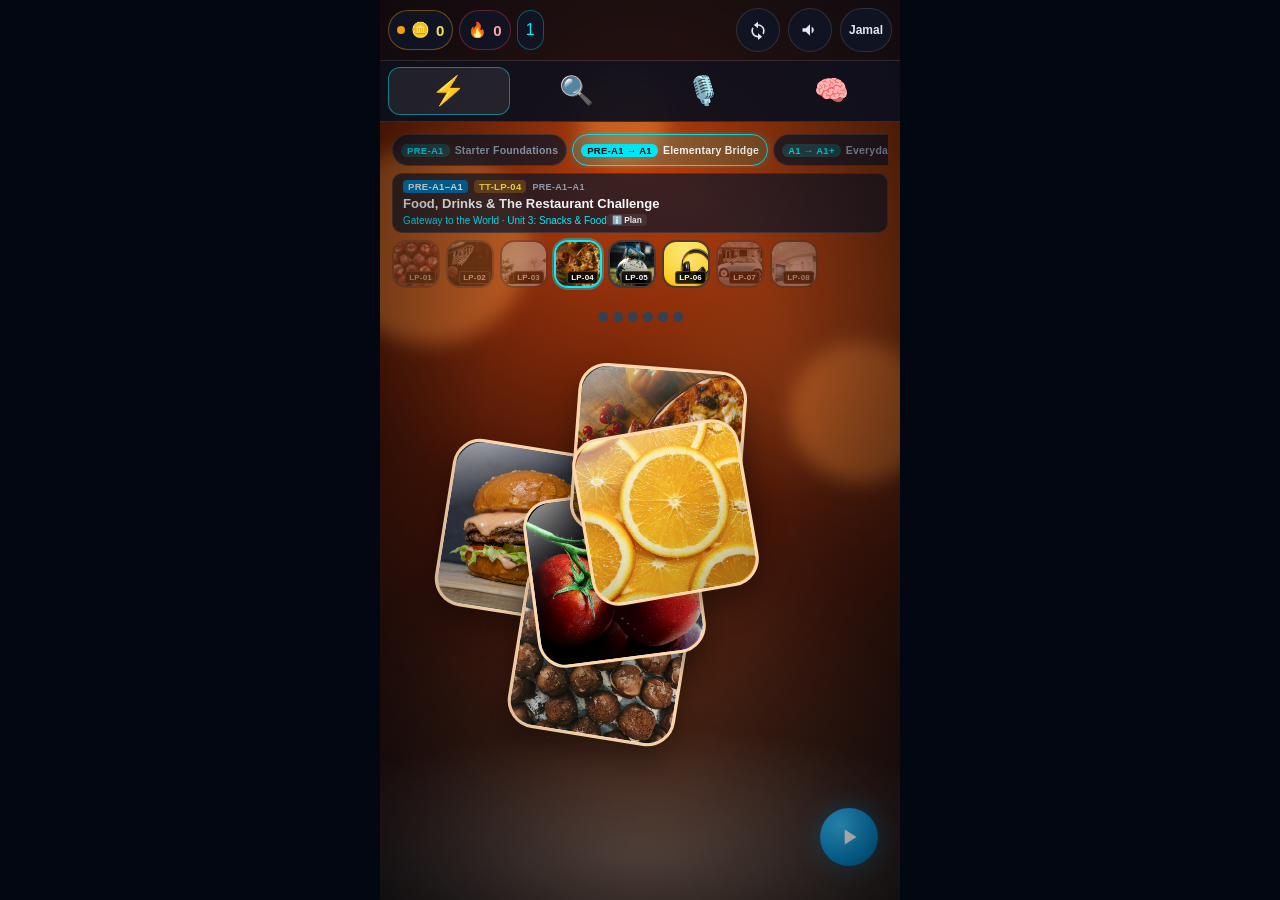
<file: index.html>
<!doctype html>
<html lang="en">
<head>
<meta charset="utf-8">
<meta name="viewport" content="width=device-width,initial-scale=1,viewport-fit=cover">
<meta name="theme-color" content="#070a13">
<meta name="mobile-web-app-capable" content="yes">
<meta name="apple-mobile-web-app-capable" content="yes">
<title>Talk Today — ZERO RISE</title>
<link rel="icon" href="icon.svg">
<style>
:root {
  --bg-main: #070a13;
  --bg-surface: rgba(15, 23, 42, 0.75);
  --bg-card: rgba(30, 41, 59, 0.85);
  --border-glass: rgba(255, 255, 255, 0.12);
  --teal-neon: #00f0ff;
  --emerald: #10b981;
  --gold-coin: #f59e0b;
  --text-primary: #f8fafc;
  --font-main: -apple-system, BlinkMacSystemFont, 'Segoe UI', Roboto, 'Helvetica Neue', sans-serif;
}

* { box-sizing: border-box; margin: 0; padding: 0; -webkit-tap-highlight-color: transparent; }
html, body {
  height: 100%;
  background: #030712;
  color: var(--text-primary);
  font-family: var(--font-main);
  overflow: hidden;
}
button, .pillar-card, .find-tile, .mem-card { touch-action: manipulation; }
.word-plate, .sentence-line, .meaning-line, .lesson-word, .lesson-line, .lesson-bit { user-select: text; }

#app {
  position: relative;
  width: 100%;
  max-width: 520px;
  height: 100dvh;
  margin: 0 auto;
  overflow: hidden;
  background: radial-gradient(circle at 50% 18%, #1e293b 0%, #070a13 55%, #030712 100%);
  display: flex;
  flex-direction: column;
  transition: background 0.6s ease;
}
#app.world-home { background: radial-gradient(circle at 50% 16%, #92400e 0%, #1c1008 48%, #070a13 100%); }
#app.world-outside { background: radial-gradient(circle at 50% 16%, #166534 0%, #052e16 46%, #070a13 100%); }
#app.world-class { background: radial-gradient(circle at 50% 16%, #1d4ed8 0%, #172554 48%, #070a13 100%); }
#app.world-food { background: radial-gradient(circle at 50% 16%, #c2410c 0%, #431407 48%, #070a13 100%); }
#app.world-play { background: radial-gradient(circle at 50% 16%, #7e22ce 0%, #2e1065 48%, #070a13 100%); }
#app.world-tech { background: radial-gradient(circle at 50% 16%, #0e7490 0%, #083344 48%, #070a13 100%); }
#app.world-city { background: radial-gradient(circle at 50% 16%, #a16207 0%, #292006 48%, #070a13 100%); }
#app.world-town { background: radial-gradient(circle at 50% 16%, #be123c 0%, #4c0519 48%, #070a13 100%); }
#app.shake { animation: screenShake 0.38s linear; }
@keyframes screenShake {
  0%, 100% { transform: translateX(0); }
  20% { transform: translateX(-8px) rotate(-0.4deg); }
  40% { transform: translateX(8px) rotate(0.4deg); }
  60% { transform: translateX(-5px); }
  80% { transform: translateX(4px); }
}

#hud {
  min-height: 60px;
  display: flex;
  align-items: center;
  gap: 6px;
  padding: 8px 8px;
  z-index: 30;
  background: rgba(7, 10, 19, 0.78);
  backdrop-filter: blur(12px);
  border-bottom: 1px solid var(--border-glass);
}
.hud-pill {
  display: flex;
  align-items: center;
  gap: 6px;
  min-height: 40px;
  padding: 6px 8px;
  border-radius: 20px;
  background: var(--bg-surface);
  border: 1px solid var(--border-glass);
  font-weight: 800;
  font-size: 15px;
}
.coins-pill { border-color: rgba(245, 158, 11, 0.4); color: #fde047; }
.coins-pill.bump { animation: coinBump 0.35s cubic-bezier(0.175, 0.885, 0.32, 1.275); }
@keyframes coinBump {
  0% { transform: scale(1); }
  50% { transform: scale(1.18); }
  100% { transform: scale(1); }
}
.streak-pill { border-color: rgba(239, 68, 68, 0.35); color: #fca5a5; }
.streak-pill.lit { border-color: #ef4444; box-shadow: 0 0 14px rgba(239, 68, 68, 0.45); }
.gear-pill {
  border-color: rgba(0, 240, 255, 0.3);
  color: var(--teal-neon);
  cursor: pointer;
  font: inherit;
}
.gear-pill small {
  position: absolute; width: 1px; height: 1px; padding: 0; margin: -1px;
  overflow: hidden; clip: rect(0,0,0,0); border: 0;
}
.gear-pill.on { box-shadow: 0 0 12px rgba(0, 240, 255, 0.35); }
.hud-actions { display: flex; align-items: center; gap: 8px; margin-left: auto; }
.who {
  min-height: 44px; padding: 0 8px; border-radius: 999px;
  display: flex; align-items: center; flex: 0 0 auto;
  border: 1px solid var(--border-glass);
  background: var(--bg-surface);
  color: #e2e8f0; font-size: 12px; font-weight: 800;
}
.hbtn {
  width: 44px; height: 44px; border-radius: 50%;
  border: 1px solid var(--border-glass);
  background: var(--bg-surface); color: #e2e8f0;
  display: flex; align-items: center; justify-content: center; cursor: pointer;
}
.hbtn svg { width: 20px; height: 20px; }
.hbtn.muted { color: #64748b; }
.sync-dot {
  width: 8px; height: 8px; border-radius: 50%; background: #f59e0b; display: inline-block;
}
.sync-dot.synced { background: #10b981; }
.sync-dot.phone { background: #f59e0b; }

#modeBar {
  display: flex; gap: 6px; padding: 6px 8px;
  background: rgba(11, 15, 29, 0.92);
  border-bottom: 1px solid var(--border-glass);
  z-index: 25;
}
.mode-tab {
  flex: 1; min-height: 48px; border-radius: 12px;
  border: 1px solid transparent; background: transparent; color: #94a3b8;
  display: flex; flex-direction: column; align-items: center; justify-content: center;
  gap: 1px; cursor: pointer; font: inherit;
}
.mode-icon { font-size: 28px; line-height: 1; }
.mode-name {
  position: absolute; width: 1px; height: 1px; padding: 0; margin: -1px;
  overflow: hidden; clip: rect(0,0,0,0); border: 0;
}
.mode-tab.active {
  background: rgba(255, 255, 255, 0.08);
  border-color: rgba(0, 240, 255, 0.45);
  color: #fff;
}

#stage {
  flex: 1; position: relative;
  display: flex; flex-direction: column; align-items: center;
  padding: 10px 12px 24px; overflow-y: auto; z-index: 10;
}

/* CEFR & Talk Today Lesson Plan Navigation */
.coursebook-nav {
  width: 100%;
  display: flex;
  flex-direction: column;
  gap: 5px;
  margin-bottom: 4px;
}

.cefr-pills {
  display: flex;
  gap: 5px;
  overflow-x: auto;
  scrollbar-width: none;
  padding: 2px 0;
}
.cefr-pills::-webkit-scrollbar { display: none; }

.cefr-pill {
  flex: 1 1 auto;
  display: flex;
  align-items: center;
  justify-content: center;
  gap: 5px;
  min-height: 32px;
  padding: 3px 8px;
  border-radius: 999px;
  background: var(--bg-surface);
  border: 1px solid var(--border-glass);
  color: #94a3b8;
  font-size: 11px;
  font-weight: 700;
  cursor: pointer;
  white-space: nowrap;
  transition: all 0.2s ease;
}
.cefr-pill:hover {
  color: #fff;
  border-color: rgba(255, 255, 255, 0.25);
}
.cefr-pill.active {
  background: linear-gradient(135deg, rgba(0, 240, 255, 0.22), rgba(16, 185, 129, 0.18));
  border-color: var(--teal-neon);
  color: #ffffff;
  box-shadow: 0 0 12px rgba(0, 240, 255, 0.25);
}
.cefr-pill-badge {
  background: rgba(0, 240, 255, 0.18);
  color: var(--teal-neon);
  padding: 1px 6px;
  border-radius: 6px;
  font-size: 9.5px;
  font-weight: 800;
  letter-spacing: 0.3px;
}
.cefr-pill.active .cefr-pill-badge {
  background: var(--teal-neon);
  color: #070a13;
}
.cefr-pill-title {
  font-size: 10.5px;
  letter-spacing: 0.2px;
}

/* Talk Today Lesson Plan Interactive Banner */
.lp-card-banner {
  width: 100%;
  display: flex;
  flex-direction: column;
  gap: 2px;
  padding: 6px 10px;
  background: rgba(15, 23, 42, 0.72);
  border-radius: 10px;
  border: 1px solid rgba(255, 255, 255, 0.1);
  text-align: left;
  cursor: pointer;
  transition: all 0.2s ease;
  font-family: inherit;
}
.lp-card-banner:hover {
  background: rgba(30, 41, 59, 0.88);
  border-color: rgba(0, 240, 255, 0.45);
}
.lp-badge-row {
  display: flex;
  align-items: center;
  gap: 6px;
  font-size: 9.5px;
  font-weight: 800;
  letter-spacing: 0.3px;
}
.lp-pill-level {
  background: linear-gradient(135deg, #0284c7, #0369a1);
  color: #fff;
  padding: 1px 5px;
  border-radius: 4px;
}
.lp-pill-code {
  background: rgba(245, 158, 11, 0.25);
  color: #fde047;
  padding: 1px 5px;
  border-radius: 4px;
}
.lp-pill-cohort {
  color: #94a3b8;
  font-size: 9px;
  font-weight: 600;
}
.lp-title-row {
  font-size: 13px;
  font-weight: 800;
  color: #f8fafc;
  line-height: 1.25;
  margin-top: 1px;
}
.lp-sub-row {
  display: flex;
  align-items: center;
  justify-content: space-between;
  font-size: 10px;
  color: #94a3b8;
}
.lp-sub-row span {
  color: var(--teal-neon);
}
.lp-sub-row small {
  color: #e2e8f0;
  font-weight: 700;
  background: rgba(255, 255, 255, 0.08);
  padding: 1px 5px;
  border-radius: 4px;
}

/* Lesson Plan Modal / Inspection Sheet */
.lp-modal-content {
  display: flex;
  flex-direction: column;
  gap: 10px;
  color: #f8fafc;
  max-height: 75vh;
  overflow-y: auto;
  text-align: left;
}
.lp-modal-header {
  display: flex;
  gap: 8px;
  align-items: center;
}
.lp-badge-cefr {
  background: var(--teal-neon);
  color: #030712;
  font-weight: 900;
  font-size: 11px;
  padding: 2px 8px;
  border-radius: 6px;
}
.lp-badge-code {
  background: rgba(245, 158, 11, 0.3);
  color: #fde047;
  font-weight: 800;
  font-size: 11px;
  padding: 2px 8px;
  border-radius: 6px;
}
.lp-modal-title {
  font-size: 17px;
  font-weight: 800;
  line-height: 1.25;
}
.lp-modal-meta {
  background: rgba(15, 23, 42, 0.6);
  border: 1px solid var(--border-glass);
  border-radius: 10px;
  padding: 10px;
  display: flex;
  flex-direction: column;
  gap: 5px;
  font-size: 12px;
}
.lp-meta-row strong {
  color: var(--teal-neon);
}
.lp-modal-vocab-label {
  font-size: 11px;
  font-weight: 800;
  color: #94a3b8;
  text-transform: uppercase;
  letter-spacing: 0.5px;
}
.lp-modal-vocab-grid {
  display: grid;
  grid-template-columns: repeat(4, 1fr);
  gap: 8px;
}
.lp-modal-word {
  display: flex;
  flex-direction: column;
  align-items: center;
  gap: 4px;
  background: rgba(30, 41, 59, 0.8);
  border: 1px solid var(--border-glass);
  border-radius: 10px;
  padding: 6px;
  cursor: pointer;
  color: #fff;
}
.lp-modal-word:hover {
  border-color: var(--teal-neon);
  transform: scale(1.04);
}
.lp-modal-word img {
  width: 100%;
  aspect-ratio: 1;
  object-fit: cover;
  border-radius: 8px;
}
.lp-modal-word span {
  font-size: 10.5px;
  font-weight: 700;
  text-transform: capitalize;
}

.set-bar {
  width: 100%; display: flex; gap: 6px; overflow-x: auto;
  padding: 2px 0 8px; scrollbar-width: none;
}
.set-chip {
  position: relative;
  flex: 0 0 auto; width: 48px; height: 48px; min-height: 48px; padding: 0;
  border-radius: 14px; border: 2px solid var(--border-glass);
  background: var(--bg-surface); cursor: pointer; overflow: hidden;
  transition: opacity 0.2s ease, filter 0.2s ease;
}
.set-chip img { width: 100%; height: 100%; object-fit: cover; display: block; }
.set-chip.active { border-color: var(--teal-neon); box-shadow: 0 0 0 2px rgba(0, 240, 255, 0.35); }
.set-chip.done { border-color: var(--emerald); }
.set-chip.other-book, .set-chip.other-cefr { opacity: 0.4; filter: grayscale(0.5); }
.set-chip.other-book:hover, .set-chip.other-cefr:hover { opacity: 0.85; filter: grayscale(0); }
.set-chip.in-book, .set-chip.in-cefr { opacity: 1; }

.set-chip-tag {
  position: absolute;
  bottom: 2px;
  right: 2px;
  background: rgba(0, 0, 0, 0.85);
  color: #f8fafc;
  font-size: 8px;
  font-weight: 800;
  padding: 1px 3px;
  border-radius: 3px;
  border: 1px solid rgba(255, 255, 255, 0.2);
  pointer-events: none;
  letter-spacing: 0.2px;
}

.prompt-line {
  font-size: 22px; font-weight: 800; text-align: center; min-height: 28px; margin: 4px 0;
}
.progress-line { color: #94a3b8; font-size: 13px; font-weight: 700; text-align: center; margin-bottom: 6px; }
.pips { display: flex; gap: 5px; justify-content: center; margin: 4px 0 8px; flex-wrap: wrap; }
.pip { width: 10px; height: 10px; border-radius: 50%; background: #334155; }
.pip.ok { background: #38bdf8; }
.pip.strong { background: #10b981; box-shadow: 0 0 8px rgba(16, 185, 129, 0.7); }

.play-orb {
  position: absolute; right: 10px; bottom: 10px; z-index: 6;
  width: 58px; height: 58px; border-radius: 50%; border: 0; cursor: pointer;
  background: radial-gradient(circle at 35% 30%, #38bdf8, #0284c7 70%, #0369a1);
  box-shadow: 0 0 24px rgba(2, 132, 199, 0.45);
  display: flex; align-items: center; justify-content: center;
}
.play-orb svg { width: 26px; height: 26px; fill: #fff; }
.play-orb.speaking { animation: callGlow 0.45s infinite alternate; }
@keyframes callGlow {
  from { transform: scale(1); }
  to { transform: scale(1.08); }
}

.word-plate {
  margin-top: 8px; font-size: 40px; font-weight: 900; letter-spacing: -0.03em; text-align: center;
}
.sentence-line { font-size: 18px; color: #cbd5e1; text-align: center; min-height: 24px; margin: 2px 0 4px; }
.meaning-line { font-size: 16px; color: #94a3b8; text-align: center; min-height: 0; margin: 0 0 8px; line-height: 1.35; }

.arena {
  position: relative; width: 100%; flex: 1; min-height: 58vh;
}
.pillar-card, .find-tile, .mem-card {
  background: #fff; border-radius: 28px; border: 3px solid #fff;
  overflow: hidden; cursor: pointer; position: relative;
  display: flex; align-items: center; justify-content: center;
  box-shadow: 0 16px 30px rgba(0, 0, 0, 0.35);
}
.pillar-card {
  position: absolute; width: 40%; aspect-ratio: 1;
  animation: bob 2.6s ease-in-out infinite;
}
.pillar-card:nth-child(2) { left: 52%; top: 6%; animation-delay: -0.4s; }
.pillar-card:nth-child(3) { left: 8%; top: 42%; animation-delay: -1.1s; }
.pillar-card:nth-child(4) { left: 50%; top: 46%; animation-delay: -1.7s; }
.pillar-card.running { animation: none; }
.pillar-card:nth-child(5) { left: 30%; top: 22%; width: 34%; animation-delay: -0.8s; }
.arena.pack-5 .pillar-card { width: 34%; }
.pillar-card.win {
  z-index: 5; width: 68%; left: 16% !important; right: auto !important; top: 6% !important;
  animation: winPop 0.62s cubic-bezier(.15, 1.7, .28, 1) both;
  box-shadow:
    0 0 0 4px #fff,
    0 0 0 12px rgba(253, 224, 71, 0.9),
    0 0 48px 16px rgba(253, 224, 71, 0.55),
    0 28px 50px rgba(0, 0, 0, 0.45);
}
.pillar-card.yeet { animation: yeet 0.48s cubic-bezier(.4, 0, 1, 1) forwards; z-index: 2; }
.pillar-card.show-answer {
  z-index: 4; width: 58%; left: 21% !important; top: 12% !important;
  animation: jump 0.48s ease-in-out infinite;
  box-shadow: 0 0 0 6px #fde047, 0 18px 40px rgba(0, 0, 0, 0.4);
}
@keyframes bob {
  0%, 100% { transform: translateY(0) rotate(-2deg); }
  50% { transform: translateY(-14px) rotate(2deg); }
}
@keyframes jump {
  0%, 100% { transform: translateY(0) scale(1); }
  40% { transform: translateY(-22px) scale(1.06); }
}
@keyframes winPop {
  0% { transform: scale(0.7) rotate(-8deg); }
  60% { transform: scale(1.12) rotate(6deg); }
  100% { transform: scale(1) rotate(0); }
}
@keyframes yeet {
  0% { transform: translateY(0) rotate(0) scale(1); opacity: 1; }
  100% { transform: translateY(140%) rotate(96deg) scale(0.35); opacity: 0; }
}
.pillar-card img, .find-tile img, .mem-card img { width: 100%; height: 100%; object-fit: cover; pointer-events: none; }
.pillar-a { border-color: rgba(59, 130, 246, 0.55); }
.pillar-b { border-color: rgba(239, 68, 68, 0.5); }
.pillar-card.good-snap, .find-tile.good-snap, .hero.good-snap { border-color: var(--emerald); box-shadow: 0 0 24px rgba(16, 185, 129, 0.7); }
.pillar-card.ready, .find-tile.ready, .hero.ready { box-shadow: 0 0 0 3px rgba(0, 240, 255, 0.7); }
.pillar-card.miss-snap, .find-tile.miss-snap { animation: missShake 0.35s ease-in-out; border-color: #dc2626; }
.pillar-card.show-answer { box-shadow: 0 0 0 3px #fde047; }
@keyframes missShake {
  0%, 100% { transform: translateX(0); }
  25% { transform: translateX(-8px); }
  75% { transform: translateX(8px); }
}

.find-grid, .mem-grid { display: grid; grid-template-columns: repeat(3, 1fr); gap: 10px; width: 100%; }
.find-tile { animation: bob 2.2s ease-in-out infinite; }
.find-tile:nth-child(2n) { animation-delay: -0.5s; }
.find-tile:nth-child(3n) { animation-duration: 2.9s; }
.find-tile.found { animation: winPop 0.45s cubic-bezier(.2, 1.6, .3, 1) both; }
.mem-card { animation: bob 2.8s ease-in-out infinite; }
.mem-card:nth-child(2n) { animation-delay: -0.7s; }
.mem-grid.cols-4 { grid-template-columns: repeat(4, 1fr); }
.find-tile, .mem-card { aspect-ratio: 1; }
.find-tile.found { border-color: rgba(16, 185, 129, 0.7); }
.tile-word {
  position: absolute; left: 6px; right: 6px; bottom: 6px;
  background: rgba(3, 7, 18, 0.82); border-radius: 10px;
  text-align: center; font-weight: 800; font-size: 13px; padding: 3px 4px;
}
.mem-face { font-size: 28px; }
.mem-card.snd { border-color: rgba(0, 240, 255, 0.35); }
.mem-card.pic { border-color: rgba(59, 130, 246, 0.4); }
.mem-card.up { border-color: #fff; }
.mem-card svg { width: 36px; height: 36px; fill: #e2e8f0; }

.speak-view, .drill-view, .find-view, .mem-view {
  width: 100%; max-width: none; flex: 1; min-height: 0;
  display: flex; flex-direction: column; align-items: center; gap: 8px;
}
.hero {
  width: min(72vw, 280px); aspect-ratio: 1; border-radius: 36px; overflow: hidden;
  border: 4px solid #fff; background: #fff; cursor: pointer;
  box-shadow: 0 18px 40px rgba(0, 0, 0, 0.35);
  animation: bob 1.5s ease-in-out infinite;
}
.hero.ready { animation: jump 0.55s ease-in-out infinite; }
.hero img { width: 100%; height: 100%; object-fit: cover; }
.mic-orb {
  width: 96px; height: 96px; border-radius: 50%; border: 0; cursor: pointer;
  background: radial-gradient(circle at 35% 30%, #ef4444, #b91c1c 70%);
  box-shadow: 0 8px 24px rgba(239, 68, 68, 0.45);
  display: flex; align-items: center; justify-content: center;
}
.mic-orb svg { width: 42px; height: 42px; fill: #fff; }
.mic-ring {
  width: 116px; height: 116px; border-radius: 50%;
  display: grid; place-items: center; flex: 0 0 auto;
  background: conic-gradient(#4ade80 calc(var(--p, 0) * 100%), rgba(255,255,255,0.14) 0);
  box-shadow: 0 0 0 1px rgba(255,255,255,0.08);
}
.mic-orb.recording {
  background: radial-gradient(circle at 35% 30%, #22c55e, #15803d 70%);
  animation: callGlow 0.7s ease-in-out infinite alternate;
  box-shadow: 0 0 0 calc(6px + var(--level, 0) * 26px) rgba(74, 222, 128, 0.38);
}
.mic-orb.arming { opacity: 0.7; filter: saturate(0.7); }
.mic-orb:disabled { opacity: 0.45; cursor: default; }
.mic-orb.blocked { filter: grayscale(1); opacity: 0.4; }
#load {
  position: absolute; left: 0; right: 0; top: 0; z-index: 50;
  height: 6px; opacity: 0; pointer-events: none; overflow: hidden;
  background: rgba(255,255,255,0.16);
}
#load.on { opacity: 1; }
#loadBar {
  display: block; height: 100%; width: 0%;
  background: linear-gradient(90deg, #22d3ee, #fde047 70%, #4ade80);
  box-shadow: 0 0 12px rgba(34, 211, 238, 0.8);
}
#load.busy #loadBar {
  width: 36%;
  animation: loadSlide 0.85s ease-in-out infinite;
}
@keyframes loadSlide {
  0% { transform: translateX(-130%); }
  100% { transform: translateX(320%); }
}
.status-line { min-height: 22px; text-align: center; color: #cbd5e1; font-weight: 700; }

.modal-backdrop {
  position: absolute; inset: 0; z-index: 80;
  background: rgba(3, 7, 18, 0.86); backdrop-filter: blur(14px);
  display: flex; align-items: center; justify-content: center; padding: 16px;
}
.modal-backdrop.hidden { display: none; }
.lesson-card {
  width: min(96vw, 480px); max-height: min(90dvh, 720px); overflow: visible;
  background: transparent; border: 0;
  border-radius: 28px; padding: 8px; display: flex; flex-direction: column; align-items: center; gap: 14px;
  box-shadow: none;
}
.lesson-kicker { font-size: 14px; font-weight: 800; letter-spacing: 0.08em; text-transform: uppercase; color: #5eead4; }
.lesson-card img { width: min(64vw, 220px); height: min(64vw, 220px); object-fit: cover; border-radius: 20px; }
.lesson-word { font-size: 40px; font-weight: 900; }
.lesson-line { font-size: 18px; color: #cbd5e1; text-align: center; }
.word-list { width: 100%; display: flex; flex-direction: column; gap: 6px; }
.lesson-bit { font-size: 14px; color: #cbd5e1; text-align: left; line-height: 1.35; }
.lesson-bit b { color: #fff; }
.done-grid { width: 100%; display: flex; flex-wrap: wrap; justify-content: center; gap: 10px; }
.done-pic {
  width: 30%; aspect-ratio: 1; padding: 0; border-radius: 22px; overflow: hidden;
  border: 3px solid #fff; background: #fff; cursor: pointer;
  animation: bob 1.8s ease-in-out infinite;
  box-shadow: 0 12px 24px rgba(0, 0, 0, 0.35);
}
.done-pic:nth-child(2n) { animation-delay: -0.4s; }
.done-pic img { width: 100%; height: 100%; object-fit: cover; display: block; }
.done-pic.on {
  width: 42%; border-color: #fde047;
  animation: jump 0.42s ease-in-out infinite;
  box-shadow: 0 0 28px rgba(253, 224, 71, 0.85);
}
.btn-next.icon-next {
  width: 76px; height: 76px; min-width: 76px; min-height: 76px; padding: 0; border-radius: 50%;
  display: flex; align-items: center; justify-content: center;
}
.icon-next svg { width: 34px; height: 34px; }
.btn-next, .btn-ghost {
  min-height: 52px; min-width: 140px; padding: 0 22px; border-radius: 999px;
  border: 0; cursor: pointer; font: inherit; font-weight: 800; font-size: 18px;
}
.btn-next { background: #10b981; color: #042f1c; }
.btn-ghost { background: transparent; color: #e2e8f0; border: 1px solid var(--border-glass); }
.code-row { display: flex; gap: 8px; }
.code-row img { width: 84px; height: 84px; border-radius: 16px; object-fit: cover; }
.code-row span { display: block; text-align: center; font-size: 12px; font-weight: 800; margin-top: 4px; }

.gate {
  position: absolute; inset: 0; z-index: 70; overflow-y: auto;
  background: #070a13; padding: 18px 14px 28px;
  display: flex; flex-direction: column; gap: 10px;
}
.gate.hidden { display: none; }
.gate h1 { font-size: 28px; line-height: 1.1; }
.gate p { color: #cbd5e1; font-size: 16px; }
.slots { display: flex; gap: 8px; min-height: 74px; }
.slot {
  width: 72px; height: 72px; border-radius: 16px; border: 1px dashed rgba(255,255,255,0.25);
  overflow: hidden; background: rgba(255,255,255,0.04);
}
.slot img { width: 100%; height: 100%; object-fit: cover; }
.pic-grid { display: grid; grid-template-columns: repeat(4, 1fr); gap: 8px; }
.pic-pick {
  aspect-ratio: 1; border-radius: 14px; overflow: hidden; border: 2px solid transparent;
  padding: 0; background: #111827; cursor: pointer; position: relative;
}
.pic-pick img { width: 100%; height: 100%; object-fit: cover; }
.pic-pick.on { border-color: var(--teal-neon); }
.pic-pick em {
  position: absolute; left: 0; right: 0; bottom: 0; font-style: normal;
  background: rgba(0,0,0,0.72); font-size: 10px; font-weight: 800; padding: 2px;
}
.gate-actions { display: flex; gap: 8px; flex-wrap: wrap; }

.sr-only {
  position: absolute; width: 1px; height: 1px; padding: 0; margin: -1px;
  overflow: hidden; clip: rect(0,0,0,0); border: 0;
}
#fx { position: absolute; inset: 0; width: 100%; height: 100%; pointer-events: none; z-index: 40; }

#sky { position: absolute; inset: 0; z-index: 0; pointer-events: none; overflow: hidden; color: #38bdf8; }
#sky i, #sky b { position: absolute; display: block; border-radius: 50%; }
#sky i { background: currentColor; filter: blur(10px); opacity: 0.45; animation: drift 16s ease-in-out infinite; }
#sky i:nth-child(1) { width: 200px; height: 200px; left: -50px; top: 16%; }
#sky i:nth-child(2) { width: 140px; height: 140px; right: -30px; top: 38%; animation-duration: 12s; animation-delay: -4s; opacity: 0.35; }
#sky i:nth-child(3) { width: 90px; height: 90px; left: 38%; top: 8%; animation-duration: 9s; animation-delay: -2s; opacity: 0.5; }
#sky b {
  width: 150%; height: 30%; left: -25%; bottom: -10%;
  background: radial-gradient(ellipse at center, rgba(255,255,255,0.2), transparent 68%);
  filter: blur(4px);
}
#sky::before {
  content: '';
  position: absolute; inset: -30%;
  background: conic-gradient(from 120deg, transparent, currentColor, transparent 32%, transparent 68%, currentColor, transparent);
  opacity: 0.16; filter: blur(36px);
  animation: spinSky 32s linear infinite;
}
@keyframes drift {
  0%, 100% { transform: translate3d(0, 0, 0) scale(1); }
  50% { transform: translate3d(24px, -30px, 0) scale(1.12); }
}
@keyframes spinSky { to { transform: rotate(360deg); } }
#app.world-home #sky { color: #fbbf24; }
#app.world-outside #sky { color: #4ade80; }
#app.world-class #sky { color: #60a5fa; }
#app.world-food #sky { color: #fb923c; }
#app.world-play #sky { color: #e879f9; }
#app.world-tech #sky { color: #22d3ee; }
#app.world-city #sky { color: #facc15; }
#app.world-town #sky { color: #fb7185; }
#app.hot #sky i { opacity: 0.8; filter: blur(6px); }
#app.blaze { box-shadow: inset 0 0 90px rgba(251, 146, 60, 0.38); }
#app::before {
  content: '';
  position: absolute; inset: 0; z-index: 20; pointer-events: none;
  background: radial-gradient(ellipse at center, transparent 42%, rgba(0, 0, 0, 0.5) 100%);
}
#app.flash::after {
  content: '';
  position: absolute; inset: 0; z-index: 46; pointer-events: none; opacity: 0;
  background: radial-gradient(circle, rgba(255,255,255,0.62), transparent 58%);
  animation: flashOut 0.34s ease-out forwards;
}
@keyframes flashOut {
  0% { opacity: 0.85; }
  100% { opacity: 0; }
}
.pillar-card::after, .find-tile::after, .mem-card::after, .hero::after, .done-pic::after {
  content: '';
  position: absolute; inset: 0; border-radius: inherit; pointer-events: none; z-index: 2;
  background: linear-gradient(155deg, rgba(255,255,255,0.62) 0%, rgba(255,255,255,0.06) 30%, transparent 48%, rgba(0,0,0,0.22) 100%);
}
.hero, .done-pic { position: relative; }
.set-chip:not(.active) { animation: floaty 3.6s ease-in-out infinite; }
.set-chip:nth-child(2n):not(.active) { animation-delay: -1.2s; }
@keyframes floaty {
  0%, 100% { transform: translateY(0); }
  50% { transform: translateY(-5px); }
}
.pip.strong { animation: pipPulse 1.3s ease-in-out infinite; }
@keyframes pipPulse {
  0%, 100% { transform: scale(1); }
  50% { transform: scale(1.45); }
}
.play-orb.speaking { box-shadow: 0 0 0 8px rgba(56, 189, 248, 0.35), 0 0 32px rgba(2, 132, 199, 0.7); }
.hero.ready { box-shadow: 0 0 0 6px rgba(0, 240, 255, 0.45), 0 0 36px rgba(0, 240, 255, 0.55); }
#app.world-home .pillar-card { border-color: #fde68a; }
#app.world-outside .pillar-card { border-color: #bbf7d0; }
#app.world-class .pillar-card { border-color: #bfdbfe; }
#app.world-food .pillar-card { border-color: #fed7aa; }
#app.world-play .pillar-card { border-color: #f5d0fe; }
#app.world-tech .pillar-card { border-color: #a5f3fc; }
#app.world-city .pillar-card { border-color: #fde68a; }
#app.world-town .pillar-card { border-color: #fecdd3; }

@media (prefers-reduced-motion: reduce) {
  * { animation: none !important; transition: none !important; }
  #load.busy #loadBar { width: 100% !important; transform: none !important; opacity: 0.75; }
}

</style>
</head>
<body>
<div id="app">
  <div id="sky" aria-hidden="true"><i></i><i></i><i></i><b></b></div>
  <header id="hud">
    <div id="hudCoins" class="hud-pill coins-pill" aria-label="Coins">
      <span class="sync-dot phone" id="syncDot" title="Saved on this phone"></span>
      <span aria-hidden="true">🪙</span>
      <span id="coinVal">0</span>
    </div>
    <div id="hudStreak" class="hud-pill streak-pill" aria-label="Streak">
      <span aria-hidden="true">🔥</span>
      <span id="streakVal">0</span>
    </div>
    <button id="hudGear" class="hud-pill gear-pill" type="button" aria-label="Beat off. Gear 1. Listen.">
      <span id="gearVal">1</span>
      <small id="gearName">Listen</small>
    </button>
    <div class="hud-actions">
      <button id="btnReplay" class="hbtn" type="button" aria-label="Hear it again">
        <svg viewBox="0 0 24 24" aria-hidden="true"><path fill="currentColor" d="M12 5V2L7 6l5 4V7c3.31 0 6 2.69 6 6 0 1.01-.25 1.97-.7 2.8l1.46 1.46A7.93 7.93 0 0 0 20 13c0-4.42-3.58-8-8-8zm0 14c-3.31 0-6-2.69-6-6 0-1.01.25-1.97.7-2.8L5.24 8.74A7.93 7.93 0 0 0 4 13c0 4.42 3.58 8 8 8v3l5-4-5-4v3z"/></svg>
      </button>
      <button id="btnSound" class="hbtn" type="button" aria-label="Sound on">
        <svg viewBox="0 0 24 24" aria-hidden="true"><path fill="currentColor" d="M3 10v4h4l5 5V5L7 10H3zm13.5 2c0-1.77-1.02-3.29-2.5-4.03v8.05c1.48-.73 2.5-2.25 2.5-4.02z"/></svg>
      </button>
      <div id="who" class="who" aria-label="Signed in as Jamal Morelli">Jamal</div>
    </div>
  </header>

  <nav id="modeBar" aria-label="Practice">
    <button class="mode-tab active" type="button" data-mode="drill" aria-label="Drill">
      <span class="mode-icon" aria-hidden="true">⚡</span><span class="mode-name">Drill</span>
    </button>
    <button class="mode-tab" type="button" data-mode="find" aria-label="Find">
      <span class="mode-icon" aria-hidden="true">🔍</span><span class="mode-name">Find</span>
    </button>
    <button class="mode-tab" type="button" data-mode="speak" aria-label="Speak">
      <span class="mode-icon" aria-hidden="true">🎙️</span><span class="mode-name">Speak</span>
    </button>
    <button class="mode-tab" type="button" data-mode="memory" aria-label="Match">
      <span class="mode-icon" aria-hidden="true">🧠</span><span class="mode-name">Match</span>
    </button>
  </nav>

  <div id="load" aria-hidden="true"><span id="loadBar"></span></div>
  <main id="stage"></main>
  <p id="live" class="sr-only" aria-live="polite"></p>

  <div id="sheet" class="modal-backdrop hidden" role="dialog" aria-modal="true">
    <div class="lesson-card" id="sheetCard"></div>
  </div>
  <canvas id="fx" aria-hidden="true"></canvas>
</div>
<script>
/* ZERO RISE lesson engine. Pure functions. English only. No DOM. */
const TT = {
  PICS: ['pizza', 'banana', 'taxi', 'bus', 'doctor', 'police', 'football', 'camera', 'coffee', 'tomato', 'robot', 'radio'],
  BOOKS: [
    { id: 'kids', name: 'Super Minds 1', code: 'SM1', series: 'Cambridge Super Minds', level: 'Kids Level Zero', icon: '📘' },
    { id: 'teens', name: 'Gateway to the World', code: 'GTTW', series: 'Macmillan Gateway', level: 'Teens A1–A1+', icon: '🌍' },
    { id: 'adults', name: 'Talk Keynote', code: 'KEYNOTE', series: 'National Geographic Keynote & Voices', level: 'Adults A1–A2', icon: '💼' }
  ],
  CEFR: [
    { id: 'pre-a1', code: 'PRE-A1', label: 'PRE-A1', name: 'Starter Foundations', icon: '📘', book: 'Super Minds 1', publisher: 'Cambridge', cohort: 'Kids 4–8 · Zero Level' },
    { id: 'pre-a1-a1', code: 'PRE-A1–A1', label: 'PRE-A1 → A1', name: 'Elementary Bridge', icon: '🌍', book: 'Gateway to the World', publisher: 'Macmillan', cohort: 'Upper Kids & Teens 9–14' },
    { id: 'a1-a1plus', code: 'A1–A1+', label: 'A1 → A1+', name: 'Everyday Fluency', icon: '💼', book: 'Talk Keynote', publisher: 'National Geographic', cohort: 'Teens 15+ & Adults' }
  ],
  SETS: [
    {
      id: 'class',
      cefrId: 'pre-a1',
      cefr: 'PRE-A1',
      bookId: 'kids',
      book: 'Super Minds 1',
      bookCode: 'SM1',
      unit: 'Unit 1: At School',
      lpTitle: 'Schoolbag Treasures & Classroom Objects',
      lpCode: 'TT-LP-01',
      teacher: 'Douae / Meriam',
      cohort: 'PRE-A1 | KIDS 4–8',
      name: 'School',
      words: ['apple', 'banana', 'pen', 'pencil']
    },
    {
      id: 'outside',
      cefrId: 'pre-a1',
      cefr: 'PRE-A1',
      bookId: 'kids',
      book: 'Super Minds 1',
      bookCode: 'SM1',
      unit: 'Unit 2: Animals & Nature',
      lpTitle: 'Animals, Pets & Nature Adventure',
      lpCode: 'TT-LP-02',
      teacher: 'Meriam / Douae',
      cohort: 'PRE-A1 | KIDS 6–9',
      name: 'Animals & Nature',
      words: ['ball', 'cat', 'dog', 'fish', 'tree', 'car']
    },
    {
      id: 'home',
      cefrId: 'pre-a1',
      cefr: 'PRE-A1',
      bookId: 'kids',
      book: 'Super Minds 1',
      bookCode: 'SM1',
      unit: 'Unit 3: House & Home',
      lpTitle: 'My Magical House & Rooms',
      lpCode: 'TT-LP-03',
      teacher: 'Lamiae / Douae',
      cohort: 'PRE-A1 | KIDS 6–11',
      name: 'House & Home',
      words: ['door', 'window', 'cup', 'bed', 'bag', 'book']
    },
    {
      id: 'food',
      cefrId: 'pre-a1-a1',
      cefr: 'PRE-A1–A1',
      bookId: 'teens',
      book: 'Gateway to the World',
      bookCode: 'GTTW',
      unit: 'Unit 3: Snacks & Food',
      lpTitle: 'Food, Drinks & The Restaurant Challenge',
      lpCode: 'TT-LP-04',
      teacher: 'Zineb / Lamiae',
      cohort: 'PRE-A1–A1 | TEENS 12–14',
      name: 'Snacks & Food',
      words: ['pizza', 'burger', 'chocolate', 'tomato', 'orange', 'water']
    },
    {
      id: 'play',
      cefrId: 'pre-a1-a1',
      cefr: 'PRE-A1–A1',
      bookId: 'teens',
      book: 'Gateway to the World',
      bookCode: 'GTTW',
      unit: 'Unit 4: Sports & Sounds',
      lpTitle: 'Sports, Sounds & Multimedia Adventure',
      lpCode: 'TT-LP-05',
      teacher: 'Adnane / Lamiae',
      cohort: 'PRE-A1–A1 | UPPER KIDS 9–11',
      name: 'Sports & Sounds',
      words: ['football', 'tennis', 'music', 'camera', 'robot', 'radio']
    },
    {
      id: 'tech',
      cefrId: 'pre-a1-a1',
      cefr: 'PRE-A1–A1',
      bookId: 'teens',
      book: 'Gateway to the World',
      bookCode: 'GTTW',
      unit: 'Unit 1: Everyday Tech',
      lpTitle: 'Everyday Tech & Streetwear Essentials',
      lpCode: 'TT-LP-06',
      teacher: 'Adnane / Souhir',
      cohort: 'PRE-A1–A1 | TEENS 13–16',
      name: 'Tech & Streetwear',
      words: ['headphones', 'computer', 'telephone', 'television', 'sneakers', 'backpack', 'bicycle', 'jacket']
    },
    {
      id: 'city',
      cefrId: 'a1-a1plus',
      cefr: 'A1–A1+',
      bookId: 'adults',
      book: 'Talk Keynote',
      bookCode: 'KEYNOTE',
      unit: 'Unit 1: Transit & Travel',
      lpTitle: 'Transit, Travel & Exploring Our City',
      lpCode: 'TT-LP-07',
      teacher: 'Souhir / Adnane',
      cohort: 'A1–A1+ | TEENS & ADULTS',
      name: 'Transit & Travel',
      words: ['taxi', 'bus', 'train', 'station', 'airport', 'hotel']
    },
    {
      id: 'town',
      cefrId: 'a1-a1plus',
      cefr: 'A1–A1+',
      bookId: 'adults',
      book: 'Talk Keynote',
      bookCode: 'KEYNOTE',
      unit: 'Unit 2: City Services',
      lpTitle: 'Places in Town, Healthcare & City Services',
      lpCode: 'TT-LP-08',
      teacher: 'Souhir / Meriam',
      cohort: 'A1–A1+ | ADULTS 18+',
      name: 'City Services',
      words: ['hospital', 'doctor', 'police', 'pharmacy', 'bank', 'passport', 'coffee', 'money']
    }
  ],
  GROUPS: {
    food: ['apple', 'banana', 'pizza', 'burger', 'chocolate', 'tomato', 'orange', 'water', 'coffee'],
    animals: ['cat', 'dog', 'fish'],
    school: ['book', 'pen', 'pencil', 'bag', 'backpack'],
    home: ['door', 'window', 'cup', 'bed'],
    ride: ['car', 'taxi', 'bus', 'train', 'bicycle'],
    place: ['hotel', 'hospital', 'pharmacy', 'bank', 'station', 'airport'],
    people: ['doctor', 'police'],
    tech: ['computer', 'telephone', 'television', 'radio', 'headphones', 'camera'],
    sport: ['football', 'tennis', 'ball'],
    wear: ['sneakers', 'jacket'],
    other: ['robot', 'music', 'money', 'passport', 'tree']
  },
  /* These files exist as s_ (slow word) and f_ ("Where is the …?"). Text must match that recording. */
  QUESTION: ['banana', 'burger', 'bus', 'camera', 'chocolate', 'coffee', 'computer', 'doctor', 'football', 'hotel', 'money', 'music', 'orange', 'pizza', 'police', 'radio', 'robot', 'taxi', 'telephone', 'television', 'tennis', 'tomato', 'train', 'water']
};

TT.WORDS = TT.SETS.reduce((a, s) => a.concat(s.words), []);
TT.QSET = {};
TT.QUESTION.forEach(w => { TT.QSET[w] = 1; });

TT.setById = function (id) {
  for (let i = 0; i < TT.SETS.length; i++) if (TT.SETS[i].id === id) return TT.SETS[i];
  return TT.SETS[0];
};

TT.bookById = function (bookId) {
  for (let i = 0; i < TT.BOOKS.length; i++) if (TT.BOOKS[i].id === bookId) return TT.BOOKS[i];
  return TT.BOOKS[0];
};

TT.bookOfSet = function (setId) {
  const s = TT.setById(setId);
  return TT.bookById(s.bookId);
};

TT.setsByBook = function (bookId) {
  return TT.SETS.filter(s => s.bookId === bookId);
};

TT.cefrById = function (cefrId) {
  for (let i = 0; i < TT.CEFR.length; i++) if (TT.CEFR[i].id === cefrId) return TT.CEFR[i];
  return TT.CEFR[0];
};

TT.cefrOfSet = function (setId) {
  const s = TT.setById(setId);
  return TT.cefrById(s.cefrId);
};

TT.setsByCefr = function (cefrId) {
  return TT.SETS.filter(s => s.cefrId === cefrId);
};

TT.groupOf = function (word) {
  const keys = Object.keys(TT.GROUPS);
  for (let i = 0; i < keys.length; i++) if (TT.GROUPS[keys[i]].indexOf(word) >= 0) return keys[i];
  return '';
};

TT.hasQuestion = function (word) { return !!TT.QSET[word]; };

TT.article = function (word) { return /^[aeiou]/.test(word) ? 'an' : 'a'; };

TT.sentence = function (word) {
  if (TT.hasQuestion(word)) return 'Where is the ' + word + '?';
  return 'It is ' + TT.article(word) + ' ' + word + '.';
};

/* Extra English, shown on screen after a hit. Not a recording. */
TT.USE = {
  door: 'You open a door.',
  window: 'You look through a window.',
  cup: 'A cup holds a drink.',
  bed: 'You sleep in a bed.',
  bag: 'A bag holds your things.',
  book: 'You read a book.',
  ball: 'You throw a ball.',
  cat: 'A cat is an animal.',
  dog: 'A dog is an animal.',
  fish: 'A fish lives in water.',
  tree: 'A tree has leaves.',
  car: 'A car takes you places.',
  apple: 'An apple is a fruit.',
  banana: 'You peel a banana.',
  pen: 'You write with a pen.',
  pencil: 'You write with a pencil.',
  pizza: 'Pizza is food.',
  burger: 'A burger is food.',
  chocolate: 'Chocolate is sweet.',
  tomato: 'A tomato is red.',
  orange: 'An orange is a fruit.',
  water: 'You drink water.',
  football: 'You kick a football.',
  tennis: 'You play tennis.',
  music: 'You listen to music.',
  camera: 'A camera takes a picture.',
  robot: 'A robot is a machine.',
  radio: 'A radio plays sound.',
  headphones: 'Headphones go on your ears.',
  computer: 'You type on a computer.',
  telephone: 'You talk on a telephone.',
  television: 'You watch television.',
  sneakers: 'Sneakers go on your feet.',
  backpack: 'A backpack holds books.',
  bicycle: 'You ride a bicycle.',
  jacket: 'A jacket keeps you warm.',
  taxi: 'A taxi takes you places.',
  bus: 'A bus carries people.',
  train: 'A train runs on tracks.',
  station: 'You catch a train at a station.',
  airport: 'Planes leave from an airport.',
  hotel: 'You sleep at a hotel.',
  hospital: 'A hospital helps sick people.',
  doctor: 'A doctor helps sick people.',
  police: 'The police keep people safe.',
  pharmacy: 'A pharmacy has medicine.',
  bank: 'A bank keeps money safe.',
  passport: 'A passport is for travel.',
  coffee: 'Coffee is a hot drink.',
  money: 'You pay with money.'
};

TT.useLine = function (word) { return TT.USE[word] || ''; };

TT.blankMastery = function () { return { taps: 0, ok: 0, says: 0, sayOK: 0, next: 0, heard: 0 }; };

TT.levelOf = function (m) {
  m = m || {};
  const taps = m.taps || 0, ok = m.ok || 0, sayOK = m.sayOK || 0;
  const acc = taps ? ok / taps : 0;
  let lv = 0;
  if (ok >= 1) lv = 1;
  if (ok >= 2 && acc >= 0.6) lv = 2;
  if (sayOK >= 1 && lv >= 1) lv = Math.min(3, lv + 1);
  return lv;
};

/* Hours until the word is due again. Inside a session the queue also rotates. */
TT.delayMs = function (level) {
  return [0, 12 * 60 * 1000, 24 * 3600000, 72 * 3600000][level] || 0;
};

TT.gearOf = function (words, mastery) {
  let strong = 0;
  for (let i = 0; i < words.length; i++) if (TT.levelOf(mastery[words[i]]) >= 2) strong++;
  if (words.length >= 4 && strong >= Math.ceil(words.length * 0.7)) return 3;
  if (strong >= 2) return 2;
  return 1;
};

TT.bpmOf = function (gear) { return gear >= 3 ? 132 : gear === 2 ? 122 : 110; };

TT.gearLabel = function (gear) {
  if (gear >= 3) return 'Say it';
  if (gear === 2) return 'Question';
  return 'Listen';
};

TT.stimulus = function (word, mastery, gear) {
  const lv = TT.levelOf(mastery);
  if (gear >= 3 && TT.hasQuestion(word)) return 'f';
  if (gear <= 1 && lv === 0 && TT.hasQuestion(word)) return 's';
  return 'w';
};

TT.pickFoil = function (target, pool, rnd) {
  const g = TT.groupOf(target);
  let cands = pool.filter(w => w !== target && TT.groupOf(w) === g);
  if (!cands.length) cands = pool.filter(w => w !== target);
  if (!cands.length) return target;
  return cands[Math.floor(rnd() * cands.length)];
};

TT.orderWords = function (words, mastery, now) {
  return words.slice().sort((a, b) => {
    const ma = mastery[a] || {};
    const mb = mastery[b] || {};
    const da = !ma.next || ma.next <= now ? 0 : 1;
    const db = !mb.next || mb.next <= now ? 0 : 1;
    if (da !== db) return da - db;
    const la = TT.levelOf(ma), lb = TT.levelOf(mb);
    if (la !== lb) return la - lb;
    return (ma.next || 0) - (mb.next || 0);
  });
};

TT.knownCount = function (words, mastery) {
  let n = 0;
  for (let i = 0; i < words.length; i++) if ((mastery[words[i]] || {}).ok >= 1) n++;
  return n;
};

TT.setComplete = function (words, mastery) {
  return TT.knownCount(words, mastery) === words.length && words.length > 0;
};

TT.newId = function (rnd) {
  const alphabet = 'abcdefghijklmnopqrstuvwxyz0123456789';
  let s = '';
  for (let i = 0; i < 10; i++) s += alphabet[Math.floor(rnd() * alphabet.length)];
  return s;
};

TT.codeFrom = function (pics) {
  if (!pics || pics.length !== 3) return '';
  for (let i = 0; i < 3; i++) if (TT.PICS.indexOf(pics[i]) < 0) return '';
  return pics.join('-');
};

TT.migrate = function (raw) {
  const base = {
    v: 5, id: '', code: '', cls: '', coins: 0, streak: 0, setId: 'food',
    mastery: {}, setCleared: {}, soundOn: true, beatOn: false, mode: 'drill',
    events: [], session: '', greeted: false
  };
  if (!raw || typeof raw !== 'object') return base;
  if (raw.v === 5) {
    base.id = raw.id || '';
    base.code = raw.code || '';
    base.cls = raw.cls || '';
    base.coins = Number(raw.coins) || 0;
    base.streak = Number(raw.streak) || 0;
    base.setId = raw.setId || 'food';
    base.mastery = raw.mastery || {};
    base.setCleared = raw.setCleared || {};
    base.soundOn = raw.soundOn !== false;
    base.beatOn = !!raw.beatOn;
    base.mode = raw.mode || 'drill';
    base.events = Array.isArray(raw.events) ? raw.events.slice(-120) : [];
    base.session = raw.session || '';
    base.greeted = !!raw.greeted;
    return base;
  }
  /* Old arcade save: keep real taps, drop farmed coins. */
  const discovered = raw.discovered || {};
  Object.keys(discovered).forEach(w => {
    if (TT.WORDS.indexOf(w) >= 0) base.mastery[w] = { taps: 1, ok: 1, says: 0, sayOK: 0, next: 0, heard: 1 };
  });
  base.coins = TT.knownCount(TT.WORDS, base.mastery);
  if (raw.mode === 'radar') base.mode = 'find';
  else if (raw.mode === 'speak' || raw.mode === 'memory' || raw.mode === 'drill') base.mode = raw.mode;
  return base;
};

if (typeof module !== 'undefined' && module.exports) module.exports = TT;

/* ZERO RISE — Talk Today. English only.
   Drill, Find, Speak, Match. Coins move only after a real correct answer.
   Recorded English cues (l_), slow words (s_), words (w_), questions (f_). */
'use strict';

const CFG = {
  API: localStorage.getItem('ttzr4_api') || 'https://script.google.com/macros/s/AKfycbxfpqk1dZHafL62IxuPGJARi0EWk-2LW8JIhvEAXO39lOOWWZZZ3VzvkiIyT12FM7jddg/exec',
  ASSET: 'v3/'
};

const $ = id => document.getElementById(id);
const LEARNER = { id: 'jamalmorelli', name: 'Jamal Morelli' };
const stage = $('stage');
const sheet = $('sheet');
const sheetCard = $('sheetCard');
const live = $('live');

let S = TT.migrate((() => { try { return JSON.parse(localStorage.getItem('ttzr4_state') || 'null'); } catch (e) { return null; } })());
S.id = LEARNER.id;
S.name = LEARNER.name;
if (!S.session) S.session = 's' + TT.newId(Math.random).slice(0, 8);
try { localStorage.setItem('ttzr4_state', JSON.stringify(S)); } catch (e) {}
(function readQuery() {
  const q = new URLSearchParams(location.search);
  if (q.get('api')) { CFG.API = q.get('api'); localStorage.setItem('ttzr4_api', CFG.API); }
  if (q.get('cls')) S.cls = String(q.get('cls')).replace(/[^\w .|+-]/g, '').slice(0, 40);
})();

function save(push) {
  try { localStorage.setItem('ttzr4_state', JSON.stringify(S)); } catch (e) {}
  renderHUD();
  if (push !== false) syncSoon();
}
function mOf(word) {
  if (!S.mastery[word]) S.mastery[word] = TT.blankMastery();
  return S.mastery[word];
}
/* Coins only when a real level goes up. Repeating a word pays nothing. */
function noteTap(word, correct) {
  const m = mOf(word);
  const before = TT.levelOf(m);
  m.taps++;
  if (correct) { m.ok++; m.heard++; }
  const after = TT.levelOf(m);
  if (correct) m.next = Date.now() + TT.delayMs(after);
  let gained = 0;
  if (correct && before < 1 && after >= 1) gained += 1;
  if (correct && before < 2 && after >= 2) gained += 1;
  return { m: m, before: before, after: after, gained: gained };
}
function pay(n) {
  if (n > 0) { sfxCoin(); coinRain(); earn(n); }
  else save();
}
function showTeach(word) {
  const plate = $('wordPlate');
  const line = $('sentenceLine');
  const mean = $('meaningLine');
  if (plate) plate.textContent = word;
  if (line) line.textContent = TT.sentence(word);
  if (mean) mean.textContent = TT.useLine(word);
}
function clearTeach() {
  const mean = $('meaningLine');
  if (mean) mean.textContent = '';
}
function curSet() { return TT.setById(S.setId); }
function setPrompt(text) {
  if (live) live.textContent = text;
}

/* ---------- audio: one voice at a time ---------- */
let seq = 0;
let talking = [];
function stopTalk() {
  seq++;
  endKind('voice');
  talking.forEach(a => { try { a.pause(); a.src = ''; } catch (e) {} });
  talking = [];
}
function playUrls(urls) {
  if (!S.soundOn || !urls.length) return Promise.resolve();
  const my = ++seq;
  talking.forEach(a => { try { a.pause(); } catch (e) {} });
  talking = [];
  endKind('voice');
  const job = beginLoad(null, 'voice');
  return new Promise(resolve => {
    let i = 0;
    const total = urls.length;
    let settled = false;
    const finish = () => {
      if (settled) return;
      settled = true;
      endLoad(job);
      resolve();
    };
    const step = () => {
      if (my !== seq) return finish();
      if (i >= total) return finish();
      const index = i;
      const a = new Audio(CFG.ASSET + urls[i++]);
      a.preload = 'auto';
      talking.push(a);
      let moved = false;
      const next = () => { if (moved) return; moved = true; step(); };
      const tick = () => {
        if (my !== seq) return;
        const d = a.duration;
        const part = d && isFinite(d) && d > 0 ? Math.min(1, a.currentTime / d) : 0;
        setLoad(job, (index + part) / total);
      };
      a.ontimeupdate = tick;
      a.onloadedmetadata = tick;
      a.onended = next;
      a.onerror = next;
      const started = a.play();
      if (started && started.catch) started.catch(next);
    };
    step();
  });
}
let loads = [];
let loadN = 0;
function paintLoad() {
  const el = $('load');
  const bar = $('loadBar');
  if (!el || !bar) return;
  if (!loads.length) {
    el.classList.remove('on', 'busy');
    bar.style.width = '0%';
    return;
  }
  el.classList.add('on');
  const known = loads.filter(x => x.p >= 0);
  if (known.length) {
    el.classList.remove('busy');
    const p = known.reduce((sum, x) => sum + x.p, 0) / known.length;
    bar.style.width = Math.max(0, Math.min(100, p * 100)) + '%';
  } else {
    el.classList.add('busy');
    bar.style.width = '36%';
  }
}
function beginLoad(p, kind) {
  const id = ++loadN;
  loads.push({ id: id, p: p == null ? -1 : p, kind: kind || '' });
  paintLoad();
  return id;
}
function setLoad(id, p) {
  for (let i = 0; i < loads.length; i++) if (loads[i].id === id) loads[i].p = p;
  paintLoad();
}
function endLoad(id) {
  loads = loads.filter(x => x.id !== id);
  paintLoad();
}
function endKind(kind) {
  loads = loads.filter(x => x.kind !== kind);
  paintLoad();
}
function watchImages(root) {
  if (!root) return;
  const pending = [...root.querySelectorAll('img')].filter(img => !img.complete);
  if (!pending.length) return;
  const job = beginLoad(0, 'img');
  let done = 0;
  const tick = () => {
    done++;
    setLoad(job, done / pending.length);
    if (done >= pending.length) endLoad(job);
  };
  pending.forEach(img => {
    img.addEventListener('load', tick, { once: true });
    img.addEventListener('error', tick, { once: true });
  });
}
function file(kind, word) { return 'audio/' + kind + '_' + word + '.mp3'; }
function cue(name) { return 'audio/l_' + name + '.mp3'; }
function voiceClip(word) { return file(TT.hasQuestion(word) ? 'f' : 'w', word); }

const fx = $('fx');
const fxc = fx.getContext('2d');
let sparks = [];
let liveStops = [];
let voices = 0;
let lastBounce = 0;
let noiseBuf = null;
const WORLD_INK = {
  home: ['#fde68a', '#fb923c', '#fff7ed', '#f59e0b'],
  outside: ['#bbf7d0', '#4ade80', '#ecfccb', '#86efac'],
  class: ['#bfdbfe', '#60a5fa', '#fff', '#22d3ee'],
  food: ['#fed7aa', '#fb923c', '#fff', '#fde047'],
  play: ['#f5d0fe', '#e879f9', '#fff', '#f472b6'],
  tech: ['#a5f3fc', '#22d3ee', '#fff', '#67e8f9'],
  city: ['#fde68a', '#facc15', '#fff', '#f59e0b'],
  town: ['#fecdd3', '#fb7185', '#fff', '#fda4af']
};
function ink() {
  const id = curSet().id;
  return WORLD_INK[id] || WORLD_INK.food;
}
function sizeFx() {
  const r = fx.parentElement.getBoundingClientRect();
  const d = window.devicePixelRatio || 1;
  fx.width = Math.max(1, r.width * d);
  fx.height = Math.max(1, r.height * d);
  fxc.setTransform(d, 0, 0, d, 0, 0);
}
window.addEventListener('resize', sizeFx);
function pushSpark(p) {
  sparks.push(p);
  if (sparks.length > 220) sparks.splice(0, sparks.length - 220);
}
function placeOf(el) {
  const app = $('app').getBoundingClientRect();
  const b = el.getBoundingClientRect();
  return { x: b.left + b.width / 2 - app.left, y: b.top + b.height / 2 - app.top };
}
function burstAt(el) {
  if (!el) return;
  sizeFx();
  const p = placeOf(el);
  const colors = ink();
  for (let i = 0; i < 56; i++) {
    const a = Math.random() * Math.PI * 2;
    const s = 120 + Math.random() * 420;
    pushSpark({
      kind: i % 5 === 0 ? 'star' : 'dot',
      x: p.x, y: p.y,
      vx: Math.cos(a) * s, vy: Math.sin(a) * s - 90,
      life: 0.85 + Math.random() * 0.35,
      color: colors[i % colors.length],
      z: 4 + Math.random() * 8
    });
  }
  pushSpark({ kind: 'ring', x: p.x, y: p.y, vx: 0, vy: 0, life: 1, color: colors[0], z: Math.max(48, el.offsetWidth * 0.35) });
  pushSpark({ kind: 'ring', x: p.x, y: p.y, vx: 0, vy: 0, life: 0.72, color: '#fff', z: Math.max(28, el.offsetWidth * 0.2) });
}
function dropTrail(el) {
  const p = placeOf(el);
  const colors = ink();
  pushSpark({
    kind: 'dot', x: p.x, y: p.y + el.offsetHeight * 0.22,
    vx: (Math.random() - 0.5) * 24, vy: 16,
    life: 0.38, color: colors[Math.floor(Math.random() * colors.length)], z: 3
  });
}
function coinRain() {
  const el = $('hudCoins');
  if (!el) return;
  sizeFx();
  const p = placeOf(el);
  for (let i = 0; i < 16; i++) {
    pushSpark({
      kind: 'star', x: p.x, y: p.y,
      vx: (Math.random() - 0.5) * 260,
      vy: -160 - Math.random() * 240,
      life: 0.9, color: i % 2 ? '#fde047' : '#fff7ed', z: 4 + Math.random() * 4
    });
  }
}
function starPath(x, y, r) {
  fxc.beginPath();
  for (let i = 0; i < 5; i++) {
    const a = -Math.PI / 2 + i * (Math.PI * 2 / 5);
    const b = a + Math.PI / 5;
    const px = x + Math.cos(a) * r;
    const py = y + Math.sin(a) * r;
    if (i === 0) fxc.moveTo(px, py); else fxc.lineTo(px, py);
    fxc.lineTo(x + Math.cos(b) * r * 0.42, y + Math.sin(b) * r * 0.42);
  }
  fxc.closePath();
}
function fxLoop() {
  const dpr = window.devicePixelRatio || 1;
  const w = fx.width / dpr;
  const h = fx.height / dpr;
  fxc.clearRect(0, 0, w, h);
  sparks = sparks.filter(p => p.life > 0);
  sparks.forEach(p => {
    p.life -= p.kind === 'ring' ? 0.02 : 0.018;
    if (p.life <= 0) return;
    p.x += p.vx * 0.016;
    p.y += p.vy * 0.016;
    if (p.kind !== 'ring') p.vy += 480 * 0.016;
    fxc.globalAlpha = Math.max(0, Math.min(1, p.life));
    fxc.fillStyle = p.color;
    fxc.strokeStyle = p.color;
    if (p.kind === 'ring') {
      fxc.lineWidth = 3 * Math.max(0.2, p.life);
      fxc.beginPath();
      fxc.arc(p.x, p.y, Math.max(1, p.z * (1.55 - Math.min(1.2, p.life))), 0, Math.PI * 2);
      fxc.stroke();
    } else if (p.kind === 'star') {
      starPath(p.x, p.y, Math.max(0.5, p.z * p.life));
      fxc.fill();
    } else {
      fxc.beginPath();
      fxc.arc(p.x, p.y, Math.max(0.4, p.z * p.life), 0, Math.PI * 2);
      fxc.fill();
    }
  });
  fxc.globalAlpha = 1;
  requestAnimationFrame(fxLoop);
}
requestAnimationFrame(fxLoop);
function tone(opts) {
  const ctx = ensureAudio();
  if (!ctx || !S.soundOn || voices > 16) return;
  const now = ctx.currentTime + (opts.at || 0);
  const o = ctx.createOscillator();
  const g = ctx.createGain();
  o.type = opts.type || 'sine';
  o.frequency.setValueAtTime(Math.max(40, opts.f0), now);
  if (opts.f1) o.frequency.exponentialRampToValueAtTime(Math.max(40, opts.f1), now + opts.dur);
  g.gain.setValueAtTime(0.0001, now);
  g.gain.exponentialRampToValueAtTime(opts.gain || 0.05, now + 0.012);
  g.gain.exponentialRampToValueAtTime(0.0001, now + opts.dur);
  o.connect(g); g.connect(ctx.destination);
  voices++;
  o.onended = () => { voices = Math.max(0, voices - 1); };
  o.start(now); o.stop(now + opts.dur + 0.02);
}
function noise(opts) {
  const ctx = ensureAudio();
  if (!ctx || !S.soundOn || voices > 16) return;
  if (!noiseBuf) {
    const n = Math.floor(ctx.sampleRate * 0.4);
    noiseBuf = ctx.createBuffer(1, n, ctx.sampleRate);
    const data = noiseBuf.getChannelData(0);
    for (let i = 0; i < n; i++) data[i] = Math.random() * 2 - 1;
  }
  const now = ctx.currentTime + (opts.at || 0);
  const src = ctx.createBufferSource();
  src.buffer = noiseBuf;
  const f = ctx.createBiquadFilter();
  f.type = 'bandpass';
  f.Q.value = opts.q || 0.7;
  f.frequency.setValueAtTime(opts.f0 || 800, now);
  if (opts.f1) f.frequency.exponentialRampToValueAtTime(Math.max(40, opts.f1), now + opts.dur);
  const g = ctx.createGain();
  g.gain.setValueAtTime(opts.gain || 0.04, now);
  g.gain.exponentialRampToValueAtTime(0.001, now + opts.dur);
  src.connect(f); f.connect(g); g.connect(ctx.destination);
  voices++;
  src.onended = () => { voices = Math.max(0, voices - 1); };
  src.start(now); src.stop(now + opts.dur);
}
function sfxHit() {
  tone({ type: 'triangle', f0: 523, f1: 880, dur: 0.14, gain: 0.05 });
  tone({ type: 'sine', f0: 784, f1: 1318, dur: 0.18, gain: 0.035, at: 0.03 });
  tone({ type: 'sine', f0: 1568, dur: 0.1, gain: 0.025, at: 0.05 });
  noise({ f0: 1800, f1: 5200, dur: 0.09, gain: 0.03, q: 0.6 });
}
function sfxMiss() {
  tone({ type: 'sine', f0: 196, f1: 52, dur: 0.24, gain: 0.07 });
  noise({ f0: 240, f1: 70, dur: 0.16, gain: 0.05, q: 0.8 });
}
function sfxWhoosh() {
  noise({ f0: 320, f1: 2200, dur: 0.28, gain: 0.05, q: 0.45 });
}
function sfxCoin() {
  [880, 1175, 1568].forEach((f, i) => tone({ type: 'triangle', f0: f, dur: 0.12, gain: 0.04, at: i * 0.07 }));
}
function sfxFanfare() {
  [523, 659, 784, 1046].forEach((f, i) => tone({ type: 'triangle', f0: f, dur: 0.22, gain: 0.05, at: i * 0.08 }));
  noise({ f0: 2400, f1: 6400, dur: 0.18, gain: 0.02, at: 0.3 });
}
function sfxBounce() {
  const t = performance.now();
  if (t - lastBounce < 120) return;
  lastBounce = t;
  tone({ type: 'sine', f0: 280 + Math.random() * 90, dur: 0.045, gain: 0.018 });
}
function sfxArm() {
  tone({ type: 'sine', f0: 660, f1: 1046, dur: 0.16, gain: 0.04 });
}
function sfxSpark() {
  tone({ type: 'sine', f0: 1318, f1: 1976, dur: 0.09, gain: 0.02 });
}
function blip(up) {
  if (up) { sfxHit(); flash(); }
  else sfxMiss();
}
function shake() {
  const app = $('app');
  app.classList.remove('shake');
  void app.offsetWidth;
  app.classList.add('shake');
}
function flash() {
  const app = $('app');
  app.classList.remove('flash');
  void app.offsetWidth;
  app.classList.add('flash');
}
function poke(ms) { try { if (navigator.vibrate) navigator.vibrate(ms); } catch (e) {} }
function stopLive() {
  liveStops.forEach(fn => fn());
  liveStops = [];
}
function chase(box, selector) {
  stopLive();
  if (!box) return;
  sizeFx();
  const reduce = window.matchMedia('(prefers-reduced-motion: reduce)').matches;
  box.querySelectorAll(selector).forEach((card, i) => {
    card.classList.add('running');
    const bw = box.clientWidth || 320;
    const bh = box.clientHeight || 420;
    const cw = card.offsetWidth || bw * 0.42;
    const ch = card.offsetHeight || cw;
    let x = Math.random() * Math.max(8, bw - cw - 8);
    let y = Math.random() * Math.max(8, bh - ch - 8);
    let vx = reduce ? 0 : (52 + Math.random() * 70) * (i % 2 ? 1 : -1);
    let vy = reduce ? 0 : (40 + Math.random() * 56) * (Math.random() < 0.5 ? -1 : 1);
    let last = performance.now();
    let trail = 0;
    let dead = false;
    let raf = 0;
    const step = (now) => {
      if (dead || !card.isConnected) return;
      if (card.classList.contains('win') || card.classList.contains('yeet') || card.classList.contains('show-answer')) return;
      const dt = Math.min(0.04, (now - last) / 1000);
      last = now;
      const W = box.clientWidth, H = box.clientHeight;
      const ww = card.offsetWidth, hh = card.offsetHeight;
      vx += Math.sin(now / 700 + i) * 18 * dt;
      vy += Math.cos(now / 900 + i) * 14 * dt;
      x += vx * dt; y += vy * dt;
      let hit = false;
      if (x < 0) { x = 0; vx = Math.abs(vx); hit = true; }
      if (y < 0) { y = 0; vy = Math.abs(vy); hit = true; }
      if (x > W - ww) { x = Math.max(0, W - ww); vx = -Math.abs(vx); hit = true; }
      if (y > H - hh) { y = Math.max(0, H - hh); vy = -Math.abs(vy); hit = true; }
      if (hit) sfxBounce();
      card.style.left = x + 'px';
      card.style.top = y + 'px';
      card.style.right = 'auto';
      card.style.transform = 'rotate(' + Math.max(-14, Math.min(14, vx * 0.08)) + 'deg)';
      if (!reduce) {
        trail += dt;
        if (trail > 0.07) { trail = 0; dropTrail(card); }
      }
      raf = requestAnimationFrame(step);
    };
    raf = requestAnimationFrame(step);
    liveStops.push(() => { dead = true; cancelAnimationFrame(raf); });
  });
}

let audioCtx = null;
function ensureAudio() {
  const C = window.AudioContext || window.webkitAudioContext;
  if (C && !audioCtx) audioCtx = new C();
  if (audioCtx && audioCtx.state === 'suspended') audioCtx.resume();
  return audioCtx;
}
let beatTimer = null;
function stopBeat() { if (beatTimer) { clearInterval(beatTimer); beatTimer = null; } }
function startBeat() {
  stopBeat();
  if (!S.beatOn || !S.soundOn) return;
  const gear = TT.gearOf(curSet().words, S.mastery);
  const half = Math.round(60000 / TT.bpmOf(gear) / 2);
  let step = 0;
  beatTimer = setInterval(() => {
    if (talking.length) return;
    const ctx = ensureAudio();
    if (!ctx) return;
    const now = ctx.currentTime;
    const osc = ctx.createOscillator();
    const g = ctx.createGain();
    osc.connect(g); g.connect(ctx.destination);
    if (step++ % 2 === 0) {
      osc.frequency.setValueAtTime(110, now);
      osc.frequency.exponentialRampToValueAtTime(40, now + 0.08);
      g.gain.setValueAtTime(0.08, now);
    } else {
      osc.type = 'triangle';
      osc.frequency.setValueAtTime(900, now);
      g.gain.setValueAtTime(0.04, now);
    }
    g.gain.exponentialRampToValueAtTime(0.001, now + 0.09);
    osc.start(now); osc.stop(now + 0.1);
  }, half);
}

/* ---------- hud ---------- */
function renderHUD() {
  const set = curSet();
  const gear = TT.gearOf(set.words, S.mastery);
  S.gear = gear;
  $('coinVal').textContent = S.coins;
  $('streakVal').textContent = S.streak;
  $('gearVal').textContent = String(gear);
  $('gearName').textContent = TT.gearLabel(gear);
  $('hudStreak').classList.toggle('lit', S.streak >= 2);
  $('hudStreak').style.transform = 'scale(' + (1 + Math.min(S.streak, 10) * 0.045) + ')';
  const app = $('app');
  [...app.classList].forEach(c => { if (c.indexOf('world-') === 0) app.classList.remove(c); });
  app.classList.add('world-' + set.id);
  app.classList.toggle('hot', S.streak >= 3);
  app.classList.toggle('blaze', S.streak >= 6);
  $('hudGear').classList.toggle('on', S.beatOn);
  $('hudGear').setAttribute('aria-label', (S.beatOn ? 'Beat on. ' : 'Beat off. ') + 'Gear ' + gear + '. ' + TT.gearLabel(gear));
  $('btnSound').classList.toggle('muted', !S.soundOn);
  $('btnSound').setAttribute('aria-label', S.soundOn ? 'Sound on' : 'Sound off');
  document.querySelectorAll('.mode-tab').forEach(b => b.classList.toggle('active', b.dataset.mode === S.mode));
}
function earn(n) {
  if (n <= 0) return;
  S.coins += n;
  const pill = $('hudCoins');
  pill.classList.remove('bump'); void pill.offsetWidth; pill.classList.add('bump');
  save();
}
function logEvent(partial) {
  const idx = TT.SETS.findIndex(s => s.id === S.setId);
  S.events.push(Object.assign({ ts: Date.now(), session: S.session, lesson: idx + 1 }, partial));
  if (S.events.length > 200) S.events = S.events.slice(-120);
}
function learnedList() {
  return TT.WORDS.filter(w => (S.mastery[w] || {}).ok >= 1);
}
function starMap() {
  const m = {};
  TT.SETS.forEach((s, i) => {
    if (TT.knownCount(s.words, S.mastery) > 0) m[String(i + 1)] = TT.gearOf(s.words, S.mastery);
  });
  return m;
}

let syncTimer = null;
let syncBlockedUntil = 0;
function syncSoon() {
  clearTimeout(syncTimer);
  if (Date.now() < syncBlockedUntil) return;
  syncTimer = setTimeout(syncNow, 600);
}
function setSync(kind) {
  const dot = $('syncDot');
  dot.className = 'sync-dot ' + kind;
  dot.title = kind === 'synced' ? 'Synced' : 'Saved on this phone';
}
async function postAPI(body, ms) {
  const job = beginLoad();
  const ctrl = typeof AbortController === 'function' ? new AbortController() : null;
  const timer = setTimeout(() => { if (ctrl) ctrl.abort(); }, ms || 15000);
  try {
    const res = await fetch(CFG.API, {
      method: 'POST',
      body: JSON.stringify(body),
      signal: ctrl ? ctrl.signal : undefined
    });
    return await res.json();
  } finally {
    clearTimeout(timer);
    endLoad(job);
  }
}
async function syncNow() {
  if (!CFG.API || !S.id) { setSync('phone'); return; }
  const batch = S.events.slice(0, 120);
  try {
    const data = await postAPI({
      action: 'sync', id: S.id, cls: S.cls || '', events: batch,
      state: { xp: S.coins, stars: starMap(), learned: learnedList(), streak: S.streak, mic: { label: '' } }
    });
    if (data && data.ok) {
      S.events = S.events.slice(batch.length);
      try { localStorage.setItem('ttzr4_state', JSON.stringify(S)); } catch (e) {}
      setSync('synced');
    } else {
      setSync('phone');
      syncBlockedUntil = Date.now() + 20000;
    }
  } catch (e) {
    setSync('phone');
    syncBlockedUntil = Date.now() + 20000;
  }
}

/* ---------- sheet + code ---------- */
function hideSheet() { sheet.classList.add('hidden'); sheetCard.innerHTML = ''; }
function showSheet(html) {
  sheetCard.innerHTML = html;
  sheet.classList.remove('hidden');
  watchImages(sheetCard);
  const next = sheetCard.querySelector('[data-act=next]');
  if (next) next.focus();
}
sheet.addEventListener('click', e => { if (e.target === sheet) hideSheet(); });

function register() {
  postAPI({ action: 'init', id: S.id, code: S.code, cls: S.cls || '', ua: navigator.userAgent.slice(0, 160) })
    .then(data => {
      if (data && data.ok && data.code && data.code !== S.code) { S.code = data.code; save(false); }
      if (data && data.ok) setSync('synced');
    })
    .catch(() => setSync('phone'));
}

/* ---------- shared chrome inside a mode ---------- */
let viewGen = 0;
let boardGen = 0;
function speakBoard(words) {
  const my = ++boardGen;
  const root = sheetCard;
  (async () => {
    await playUrls([cue('wow')]);
    for (let i = 0; i < words.length; i++) {
      if (my !== boardGen || sheet.classList.contains('hidden')) return;
      root.querySelectorAll('.done-pic').forEach(n => n.classList.toggle('on', n.dataset.word === words[i]));
      const lit = root.querySelector('.done-pic.on');
      if (lit) { burstAt(lit); sfxSpark(); }
      await playUrls([voiceClip(words[i])]);
    }
    if (my === boardGen) root.querySelectorAll('.done-pic').forEach(n => n.classList.remove('on'));
  })();
}
function showLessonPlanModal(set) {
  const wordsGrid = set.words.map(w =>
    '<button type="button" class="lp-modal-word" data-word="' + w + '" aria-label="' + w + '">' +
      '<img src="' + CFG.ASSET + 'img/' + w + '.jpg" alt="">' +
      '<span>' + w + '</span>' +
    '</button>'
  ).join('');

  showSheet(
    '<div class="lp-modal-content">' +
      '<div class="lp-modal-header">' +
        '<span class="lp-badge-cefr">' + set.cefr + '</span>' +
        '<span class="lp-badge-code">' + set.lpCode + '</span>' +
      '</div>' +
      '<h2 class="lp-modal-title">' + set.lpTitle + '</h2>' +
      '<div class="lp-modal-meta">' +
        '<div class="lp-meta-row"><strong>Course Book:</strong> ' + set.book + ' · ' + set.unit + '</div>' +
        '<div class="lp-meta-row"><strong>Talk Today Cohort:</strong> ' + set.cohort + '</div>' +
        '<div class="lp-meta-row"><strong>Teacher Precedent:</strong> ' + set.teacher + ' (Talk Today Fes)</div>' +
        '<div class="lp-meta-row"><strong>Pedagogy:</strong> 118 BPM Rassias zero-reading immersion & AI Speech</div>' +
      '</div>' +
      '<div class="lp-modal-vocab-label">Target Lesson Vocabulary (' + set.words.length + ' words):</div>' +
      '<div class="lp-modal-vocab-grid">' + wordsGrid + '</div>' +
      '<button class="btn-next icon-next" type="button" data-act="next" aria-label="Resume Lesson">' +
        '✓ Resume Lesson' +
      '</button>' +
    '</div>'
  );

  sheetCard.querySelectorAll('.lp-modal-word').forEach(b => b.onclick = () => {
    playUrls([voiceClip(b.dataset.word)]);
  });

  sheetCard.querySelector('[data-act=next]').onclick = () => {
    hideSheet();
  };
}

function chrome(extra) {
  const set = curSet();
  const curCefr = (TT.cefrOfSet && TT.cefrOfSet(set.id)) || TT.CEFR[0];

  const cefrTabs = TT.CEFR.map(c => {
    const active = c.id === curCefr.id ? ' active' : '';
    return '<button type="button" class="cefr-pill' + active + '" data-cefr="' + c.id + '" title="' + c.name + ' · ' + c.book + '">' +
      '<span class="cefr-pill-badge">' + c.label + '</span>' +
      '<span class="cefr-pill-title">' + c.name + '</span>' +
    '</button>';
  }).join('');

  const chips = TT.SETS.map(s => {
    const icon = s.words[0];
    const done = S.setCleared[s.id] ? ' done' : '';
    const active = s.id === set.id ? ' active' : '';
    const inCefr = s.cefrId === curCefr.id ? ' in-cefr' : ' other-cefr';
    const tag = s.lpCode ? s.lpCode.replace('TT-', '') : (s.unit ? s.unit.split(':')[0].replace('Unit ', 'U') : '');
    return '<button type="button" class="set-chip' + active + done + inCefr + '" data-set="' + s.id + '" title="' + s.cefr + ' · ' + s.lpTitle + ' (' + s.book + ')" aria-label="' + s.name + '">' +
      '<img src="' + CFG.ASSET + 'img/' + icon + '.jpg" alt="">' +
      (tag ? '<span class="set-chip-tag">' + tag + '</span>' : '') +
      '</button>';
  }).join('');

  const pips = set.words.map(w => {
    const lv = TT.levelOf(S.mastery[w]);
    return '<i class="pip' + (lv >= 2 ? ' strong' : lv >= 1 ? ' ok' : '') + '"></i>';
  }).join('');

  return '<div class="coursebook-nav">' +
    '<div class="cefr-pills" role="tablist">' + cefrTabs + '</div>' +
    '<button type="button" class="lp-card-banner" id="lpInfoBtn" title="Inspect Talk Today Lesson Plan">' +
      '<div class="lp-badge-row">' +
        '<span class="lp-pill-level">' + set.cefr + '</span>' +
        '<span class="lp-pill-code">' + set.lpCode + '</span>' +
        '<span class="lp-pill-cohort">' + (set.cohort ? set.cohort.split('|')[0].trim() : '') + '</span>' +
      '</div>' +
      '<div class="lp-title-row">' + set.lpTitle + '</div>' +
      '<div class="lp-sub-row"><span>' + set.book + ' · ' + set.unit + '</span> <small>ℹ️ Plan</small></div>' +
    '</button>' +
    '<div class="set-bar">' + chips + '</div>' +
    '</div>' +
    '<div class="pips">' + pips + '</div>' +
    (extra || '');
}
function bindSets(render) {
  watchImages(stage);
  stage.querySelectorAll('.cefr-pill').forEach(b => b.onclick = () => {
    const targetCefr = b.dataset.cefr;
    const sets = TT.setsByCefr(targetCefr);
    if (sets.length > 0) {
      S.setId = sets[0].id;
      save(false);
      render();
    }
  });
  stage.querySelectorAll('.set-chip').forEach(b => b.onclick = () => {
    if (b.dataset.set === S.setId && S.setCleared[b.dataset.set]) { showDone(curSet(), false); return; }
    S.setId = b.dataset.set;
    save(false);
    render();
  });
  const lpBtn = stage.querySelector('#lpInfoBtn');
  if (lpBtn) lpBtn.onclick = () => showLessonPlanModal(curSet());
}
function showDone(set, advance) {
  const pics = set.words.map(w =>
    '<button type="button" class="done-pic" data-word="' + w + '" aria-label="Hear it"><img src="' + CFG.ASSET + 'img/' + w + '.jpg" alt=""></button>'
  ).join('');
  showSheet(
    '<div class="done-grid">' + pics + '</div>' +
    '<button class="btn-next icon-next" type="button" data-act="next" aria-label="Next">' +
      '<svg viewBox="0 0 24 24" aria-hidden="true"><path fill="currentColor" d="M4 11h12.2l-4.6-4.6L13 5l8 7-8 7-1.4-1.4L16.2 13H4z"/></svg>' +
    '</button>'
  );
  sheetCard.querySelectorAll('.done-pic').forEach(b => b.onclick = () => {
    boardGen++;
    sheetCard.querySelectorAll('.done-pic').forEach(n => n.classList.toggle('on', n === b));
    playUrls([voiceClip(b.dataset.word)]);
  });
  speakBoard(set.words);
  sheetCard.querySelector('[data-act=next]').onclick = () => {
    boardGen++;
    stopTalk();
    hideSheet();
    if (!advance) return;
    const i = TT.SETS.findIndex(s => s.id === S.setId);
    for (let k = 1; k <= TT.SETS.length; k++) {
      const nxt = TT.SETS[(i + k) % TT.SETS.length];
      if (!S.setCleared[nxt.id]) { S.setId = nxt.id; break; }
    }
    save(false);
    renderMode();
  };
}
function maybeClearSet() {
  const set = curSet();
  if (S.setCleared[set.id] || !TT.setComplete(set.words, S.mastery)) return false;
  S.setCleared[set.id] = true;
  S.coins += 3;
  const pill = $('hudCoins');
  if (pill) { pill.classList.remove('bump'); void pill.offsetWidth; pill.classList.add('bump'); }
  logEvent({ type: 'tap', word: set.words[0], correct: 1, misses: 0, ms: 0 });
  save();
  showDone(set, true);
  sfxFanfare();
  flash();
  sheetCard.querySelectorAll('.done-pic').forEach((pic, i) => {
    setTimeout(() => { if (pic.isConnected) burstAt(pic); }, 80 + i * 90);
  });
  return true;
}

/* ---------- DRILL ---------- */
let drill = null;
function renderDrill() {
  const gen = ++viewGen;
  stopTalk();
  const set = curSet();
  const word = TT.orderWords(set.words, S.mastery, Date.now())[0];
  const gear = TT.gearOf(set.words, S.mastery);
  const kind = TT.stimulus(word, S.mastery[word], gear);
  const crowd = set.words.filter(w => w !== word);
  for (let i = crowd.length - 1; i > 0; i--) {
    const j = Math.floor(Math.random() * (i + 1));
    const t = crowd[i]; crowd[i] = crowd[j]; crowd[j] = t;
  }
  const foilN = crowd.length >= 4 ? 4 : crowd.length;
  const pack = [word].concat(crowd.slice(0, foilN));
  for (let i = pack.length - 1; i > 0; i--) {
    const j = Math.floor(Math.random() * (i + 1));
    const t = pack[i]; pack[i] = pack[j]; pack[j] = t;
  }
  S.currentWord = word;
  drill = { gen, word, kind, misses: 0, phase: 'play' };
  stopLive();
  const cards = pack.map(w =>
    '<button type="button" class="pillar-card" data-word="' + w + '" aria-label="Picture"><img src="' + CFG.ASSET + 'img/' + w + '.jpg" alt=""></button>'
  ).join('');
  stage.innerHTML = '<div class="drill-view">' + chrome(
    '<div class="arena' + (pack.length >= 5 ? ' pack-5' : '') + '" id="arena">' + cards +
      '<button type="button" class="play-orb" id="hearBtn" aria-label="Hear the word"><svg viewBox="0 0 24 24"><path d="M8 5v14l11-7z"/></svg></button>' +
    '</div></div>'
  );
  bindSets(renderDrill);
  renderHUD();
  $('hearBtn').onclick = () => hearDrill(true);
  stage.querySelectorAll('.pillar-card').forEach(card => card.onclick = () => answerDrill(card));
  setPrompt(gear >= 3 && kind === 'f' ? 'Where is it?' : (TT.levelOf(S.mastery[word]) >= 1 ? 'You know this one.' : 'Listen.'));
  if (!holdAutoplay) hearDrill(false, gen);
}
async function hearDrill(manual, gen) {
  if (!drill) return;
  const g = gen || drill.gen;
  const btn = $('hearBtn');
  if (btn) btn.classList.add('speaking');
  await playUrls([file(drill.kind, drill.word)]);
  if (g !== viewGen) return;
  const btn2 = $('hearBtn');
  if (btn2) btn2.classList.remove('speaking');
  if (!manual) {
    drill.phase = 'answer';
    chase($('arena'), '.pillar-card');
    sfxArm();
    setPrompt('Tap the picture.');
  }
}
async function answerDrill(card) {
  if (!drill || drill.phase !== 'answer') return;
  const picked = card.dataset.word;
  if (picked === drill.word) {
    drill.phase = 'next';
    const noted = noteTap(drill.word, true);
    S.streak++;
    stopLive();
    card.style.transform = '';
    card.classList.add('win');
    stage.querySelectorAll('.pillar-card').forEach(c => {
      if (c === card) return;
      c.style.transform = '';
      c.classList.add('yeet');
    });
    burstAt(card);
    blip(true);
    sfxWhoosh();
    poke(16);
    setPrompt('Nice.');
    logEvent({ type: 'tap', word: drill.word, correct: 1, misses: drill.misses, ms: 0 });
    pay(noted.gained);
    const urls = [voiceClip(drill.word)];
    if (S.streak > 0 && S.streak % 3 === 0) urls.push(cue(S.streak % 6 === 0 ? 'wow' : 'yay'));
    await playUrls(urls);
    if (drill.gen !== viewGen) return;
    if (!maybeClearSet()) setTimeout(() => { if (drill && drill.gen === viewGen) renderDrill(); }, 140);
  } else {
    noteTap(drill.word, false);
    S.streak = 0;
    drill.misses++;
    card.classList.add('miss-snap');
    shake();
    blip(false);
    poke(28);
    setPrompt('Try again.');
    logEvent({ type: 'tap', word: drill.word, correct: 0, misses: drill.misses, ms: 0 });
    save();
    if (drill.misses >= 2) {
      stopLive();
      stage.querySelectorAll('.pillar-card').forEach(c => {
        c.style.transform = '';
        if (c.dataset.word === drill.word) c.classList.add('show-answer');
        else c.classList.add('yeet');
      });
      sfxWhoosh();
    }
    setTimeout(() => card.classList.remove('miss-snap'), 360);
    await playUrls([cue('oops'), file(drill.kind, drill.word)]);
  }
}

/* ---------- FIND ---------- */
let findRound = null;
function renderFind() {
  const gen = ++viewGen;
  stopTalk();
  const set = curSet();
  const words = set.words.slice().sort(() => Math.random() - 0.5);
  findRound = { gen, words, cursor: 0, found: {}, phase: 'play' };
  const tiles = words.map(w =>
    '<button type="button" class="find-tile" data-word="' + w + '" aria-label="Picture"><img src="' + CFG.ASSET + 'img/' + w + '.jpg" alt=""></button>'
  ).join('');
  stage.innerHTML = '<div class="find-view">' + chrome(
    '<button type="button" class="play-orb" id="hearBtn" aria-label="Hear the word"><svg viewBox="0 0 24 24"><path d="M8 5v14l11-7z"/></svg></button>' +
    '<div class="find-grid">' + tiles + '</div></div>'
  );
  bindSets(renderFind);
  renderHUD();
  $('hearBtn').onclick = () => hearFind(true);
  stage.querySelectorAll('.find-tile').forEach(t => t.onclick = () => answerFind(t));
  setPrompt('Listen. Then tap.');
  if (!holdAutoplay) hearFind(false);
}
async function hearFind(manual) {
  if (!findRound || findRound.cursor >= findRound.words.length) return;
  const word = findRound.words[findRound.cursor];
  S.currentWord = word;
  const gear = TT.gearOf(curSet().words, S.mastery);
  const kind = TT.stimulus(word, S.mastery[word], gear);
  findRound.kind = kind;
  const btn = $('hearBtn');
  if (btn) btn.classList.add('speaking');
  await playUrls([file(kind, word)]);
  if (!findRound || findRound.gen !== viewGen) return;
  const btn2 = $('hearBtn');
  if (btn2) btn2.classList.remove('speaking');
  if (!manual) {
    findRound.phase = 'answer';
    stage.querySelectorAll('.find-tile').forEach(t => { if (!t.classList.contains('found')) t.classList.add('ready'); });
    sfxArm();
    setPrompt('Tap the picture.');
  }
}
function answerFind(tile) {
  if (!findRound || findRound.phase !== 'answer') return;
  const word = findRound.words[findRound.cursor];
  const picked = tile.dataset.word;
  if (findRound.found[picked]) return;
  if (picked !== word) {
    tile.classList.add('miss-snap');
    shake();
    blip(false);
    noteTap(word, false);
    setPrompt('Try again.');
    S.streak = 0;
    logEvent({ type: 'tap', word: word, correct: 0, misses: 1, ms: 0 });
    save();
    setTimeout(() => tile.classList.remove('miss-snap'), 360);
    playUrls([cue('oops'), file(findRound.kind, word)]);
    return;
  }
  findRound.phase = 'next';
  findRound.found[word] = 1;
  const noted = noteTap(word, true);
  S.streak++;
  tile.classList.add('found', 'good-snap');
  tile.classList.remove('ready');
  burstAt(tile);
  blip(true);
  poke(12);
  setPrompt(TT.sentence(word));
  logEvent({ type: 'tap', word: word, correct: 1, misses: 0, ms: 0 });
  pay(noted.gained);
  playUrls([voiceClip(word)]).then(() => {
    if (!findRound || findRound.gen !== viewGen) return;
    findRound.cursor++;
    if (findRound.cursor >= findRound.words.length) {
      setPrompt('You found them.');
      playUrls([cue('great')]);
      if (!maybeClearSet()) setTimeout(() => { if (findRound && findRound.gen === viewGen) renderFind(); }, 700);
      return;
    }
    findRound.phase = 'play';
    hearFind(false);
  });
}

/* ---------- SPEAK ---------- */
let speak = null;
let rec = { on: false, busy: false, stop: null, stream: null, timer: null, unmeter: null, startedAt: 0 };
const REC_MS = 3200;
const MIC_AUDIO = { echoCancellation: true, noiseSuppression: true, autoGainControl: true, channelCount: { ideal: 1 } };
function renderSpeak() {
  const gen = ++viewGen;
  stopTalk();
  releaseMic();
  const set = curSet();
  const order = TT.orderWords(set.words, S.mastery, Date.now());
  const ready = order.filter(w => (S.mastery[w] || {}).ok >= 1);
  const word = ready[0] || order[0];
  S.currentWord = word;
  speak = { gen, word, heardModel: false };
  stage.innerHTML = '<div class="speak-view">' + chrome(
    '<button type="button" class="hero" id="hero" aria-label="Hear the word"><img src="' + CFG.ASSET + 'img/' + word + '.jpg" alt=""></button>' +
    '<div class="mic-ring" id="micRing" style="--p:0">' +
      '<button type="button" class="mic-orb" id="micBtn" aria-label="Say the word" disabled><svg viewBox="0 0 24 24"><path d="M12 14a3 3 0 0 0 3-3V6a3 3 0 0 0-6 0v5a3 3 0 0 0 3 3zm5-3a5 5 0 0 1-10 0H5a7 7 0 0 0 6 6.92V21h2v-3.08A7 7 0 0 0 19 11h-2z"/></svg></button>' +
    '</div>' +
    '<p class="sr-only" id="speakStatus"></p></div>'
  );
  bindSets(renderSpeak);
  renderHUD();
  $('hero').onclick = () => modelSpeak(true);
  $('micBtn').onclick = toggleMic;
  setPrompt('Listen.');
  if (!holdAutoplay) modelSpeak();
}
async function modelSpeak() {
  if (!speak) return;
  const g = speak.gen;
  speak.heardModel = false;
  const btn = $('micBtn');
  if (btn) btn.disabled = true;
  const urls = [file('w', speak.word)];
  if (TT.hasQuestion(speak.word)) urls.push(file('f', speak.word));
  urls.push(cue('yourturn'));
  await playUrls(urls);
  if (!speak || speak.gen !== g) return;
  speak.heardModel = true;
  const mic = $('micBtn');
  const hero = $('hero');
  if (mic) mic.disabled = false;
  if (hero) hero.classList.add('ready');
  sfxArm();
  setPrompt('Your turn.');
}
function dropTracks(stream) {
  if (!stream) return;
  if (rec.stream === stream) rec.stream = null;
  stream.getTracks().forEach(t => { try { t.stop(); } catch (e) {} });
}
function releaseMic() {
  rec.on = false;
  if (rec.timer) { clearTimeout(rec.timer); rec.timer = null; }
  if (rec.unmeter) { try { rec.unmeter(); } catch (e) {} rec.unmeter = null; }
  const stop = rec.stop;
  const stream = rec.stream;
  rec.stop = null;
  endKind('mic');
  const btn = $('micBtn');
  if (btn) btn.classList.remove('recording', 'arming');
  const ring = $('micRing');
  if (ring) ring.style.setProperty('--p', '0');
  if (stop) {
    try { stop(); } catch (e) {}
    setTimeout(() => dropTracks(stream), 70);
  } else dropTracks(stream);
}
function meter(stream) {
  const ctx = ensureAudio();
  if (!ctx) return function () {};
  let src, an, dead = false;
  try {
    src = ctx.createMediaStreamSource(stream);
    an = ctx.createAnalyser();
    an.fftSize = 512;
    src.connect(an);
  } catch (e) { return function () {}; }
  const buf = new Uint8Array(an.fftSize);
  const tick = () => {
    if (dead) return;
    an.getByteTimeDomainData(buf);
    let s = 0;
    for (let i = 0; i < buf.length; i++) {
      const v = (buf[i] - 128) / 128;
      s += v * v;
    }
    const btn = $('micBtn');
    if (btn) btn.style.setProperty('--level', Math.min(1, Math.sqrt(s / buf.length) * 12).toFixed(3));
    requestAnimationFrame(tick);
  };
  if (ctx.state === 'suspended') ctx.resume();
  tick();
  return function () { dead = true; try { src.disconnect(); } catch (e) {} };
}
async function openMic() {
  if (!navigator.mediaDevices || !navigator.mediaDevices.getUserMedia) throw new Error('no_mic');
  try {
    return await navigator.mediaDevices.getUserMedia({ audio: MIC_AUDIO });
  } catch (e) {
    if (e && (e.name === 'OverconstrainedError' || e.name === 'ConstraintNotSatisfiedError')) {
      return navigator.mediaDevices.getUserMedia({ audio: true });
    }
    throw e;
  }
}
async function toggleMic() {
  if (!speak || !speak.heardModel) return;
  if (rec.on) {
    if (performance.now() - rec.startedAt < 420) return;
    if (rec.stop) rec.stop();
    return;
  }
  if (rec.busy) return;
  rec.busy = true;
  const gen = speak.gen;
  const word = speak.word;
  stopTalk();
  ensureAudio();
  const btn = $('micBtn');
  if (btn) btn.classList.add('arming');
  const arm = beginLoad(null, 'mic');
  try {
    const stream = await openMic();
    if (!speak || speak.gen !== gen) {
      stream.getTracks().forEach(t => { try { t.stop(); } catch (e) {} });
      endLoad(arm);
      return;
    }
    endLoad(arm);
    rec.stream = stream;
    rec.on = true;
    rec.startedAt = performance.now();
    stream.getTracks().forEach(t => {
      t.addEventListener('ended', () => { if (rec.on && rec.stop) rec.stop(); });
    });
    if (btn) { btn.classList.remove('arming'); btn.classList.add('recording'); }
    $('speakStatus').textContent = 'Listening…';
    rec.unmeter = meter(stream);
    const job = beginLoad(0, 'mic');
    let raf = 0;
    const pump = () => {
      if (!rec.on) return;
      const p = Math.min(1, (performance.now() - rec.startedAt) / REC_MS);
      setLoad(job, p);
      const ring = $('micRing');
      if (ring) ring.style.setProperty('--p', p.toFixed(3));
      raf = requestAnimationFrame(pump);
    };
    raf = requestAnimationFrame(pump);
    const stopPump = () => { cancelAnimationFrame(raf); endLoad(job); };
    let result = null;
    const mime = pickMime();
    if (window.MediaRecorder && mime) result = await recordMime(stream, mime);
    if (!result || result.fallback) {
      if (rec.on && rec.stream) result = await recordWav(rec.stream, Math.max(500, REC_MS - (performance.now() - rec.startedAt)));
    }
    stopPump();
    releaseMic();
    if (!speak || speak.gen !== gen) return;
    if (!result || result.empty || !result.b64) {
      setPrompt('Try again.');
      if ($('speakStatus')) $('speakStatus').textContent = 'We did not hear you. Come closer and say the word.';
      playUrls([cue('goodtry'), file('w', word)]);
      return;
    }
    await judge(result.b64, result.mime, word, gen);
  } catch (e) {
    endKind('mic');
    releaseMic();
    if (!speak || speak.gen !== gen) return;
    const mic = $('micBtn');
    if (mic) mic.classList.add('blocked');
    setPrompt('The microphone is blocked.');
    playUrls([cue('oops')]);
  } finally {
    rec.busy = false;
    const b = $('micBtn');
    if (b) b.classList.remove('recording', 'arming');
  }
}
function pickMime() {
  if (!window.MediaRecorder || !MediaRecorder.isTypeSupported) return '';
  return ['audio/webm;codecs=opus', 'audio/webm', 'audio/mp4', 'audio/ogg;codecs=opus', 'audio/ogg'].find(t => {
    try { return MediaRecorder.isTypeSupported(t); } catch (e) { return false; }
  }) || '';
}
function recordMime(stream, mime) {
  return new Promise(resolve => {
    let mr;
    try { mr = new MediaRecorder(stream, { mimeType: mime }); }
    catch (e) { resolve({ fallback: true }); return; }
    const chunks = [];
    let settled = false;
    let fallback = false;
    const settle = (payload) => { if (settled) return; settled = true; resolve(payload); };
    mr.ondataavailable = e => { if (e.data && e.data.size) chunks.push(e.data); };
    mr.onerror = () => {
      fallback = true;
      try { if (mr.state !== 'inactive') mr.stop(); } catch (e) {}
      settle({ fallback: true });
    };
    mr.onstop = async () => {
      if (fallback) { settle({ fallback: true }); return; }
      try {
        const blob = new Blob(chunks, { type: mime });
        if (blob.size < 800) { settle({ empty: true }); return; }
        const b64 = await blobToB64(blob);
        settle({ b64: b64, mime: mime.split(';')[0] });
      } catch (e) { settle({ fallback: true }); }
    };
    rec.stop = () => {
      try { if (mr.state === 'recording') mr.requestData(); } catch (e) {}
      try { if (mr.state !== 'inactive') mr.stop(); } catch (e) { settle({ fallback: true }); }
    };
    try { mr.start(100); }
    catch (e) { settle({ fallback: true }); return; }
    if (rec.timer) clearTimeout(rec.timer);
    rec.timer = setTimeout(() => { if (rec.on && rec.stop) rec.stop(); }, REC_MS);
  });
}
function recordWav(stream, ms) {
  return new Promise(resolve => {
    const ctx = ensureAudio();
    if (!ctx) { resolve({ empty: true }); return; }
    const run = () => {
      let src, proc, silent;
      try {
        src = ctx.createMediaStreamSource(stream);
        proc = ctx.createScriptProcessor(4096, 1, 1);
        silent = ctx.createGain();
        silent.gain.value = 0.00001;
      } catch (e) { resolve({ empty: true }); return; }
      const pieces = [];
      src.connect(proc); proc.connect(silent); silent.connect(ctx.destination);
      proc.onaudioprocess = e => pieces.push(new Float32Array(e.inputBuffer.getChannelData(0)));
      let done = false;
      const finish = () => {
        if (done) return;
        done = true;
        try { proc.disconnect(); src.disconnect(); silent.disconnect(); } catch (e) {}
        if (!pieces.length) { resolve({ empty: true }); return; }
        resolve({ b64: wavB64(pieces, ctx.sampleRate), mime: 'audio/wav' });
      };
      rec.stop = finish;
      if (rec.timer) clearTimeout(rec.timer);
      rec.timer = setTimeout(() => { if (rec.on) finish(); }, Math.max(400, ms));
    };
    if (ctx.state === 'suspended') ctx.resume().then(run).catch(() => resolve({ empty: true }));
    else run();
  });
}
function blobToB64(blob) {
  return new Promise((resolve, reject) => {
    const r = new FileReader();
    r.onloadend = () => resolve(String(r.result).split(',')[1] || '');
    r.onerror = reject;
    r.readAsDataURL(blob);
  });
}
function wavB64(pieces, rate) {
  let n = 0;
  pieces.forEach(p => { n += p.length; });
  const samples = new Float32Array(n);
  let o = 0;
  pieces.forEach(p => { samples.set(p, o); o += p.length; });
  const buf = new ArrayBuffer(44 + samples.length * 2);
  const v = new DataView(buf);
  const str = (off, s) => { for (let i = 0; i < s.length; i++) v.setUint8(off + i, s.charCodeAt(i)); };
  str(0, 'RIFF'); v.setUint32(4, 36 + samples.length * 2, true); str(8, 'WAVE');
  str(12, 'fmt '); v.setUint32(16, 16, true); v.setUint16(20, 1, true); v.setUint16(22, 1, true);
  v.setUint32(24, rate, true); v.setUint32(28, rate * 2, true); v.setUint16(32, 2, true); v.setUint16(34, 16, true);
  str(36, 'data'); v.setUint32(40, samples.length * 2, true);
  let q = 44;
  for (let i = 0; i < samples.length; i++, q += 2) {
    const x = Math.max(-1, Math.min(1, samples[i]));
    v.setInt16(q, x < 0 ? x * 0x8000 : x * 0x7fff, true);
  }
  let bin = '';
  const bytes = new Uint8Array(buf);
  for (let i = 0; i < bytes.length; i++) bin += String.fromCharCode(bytes[i]);
  return btoa(bin);
}
async function judge(b64, mime, word, gen) {
  if (!speak || speak.gen !== gen || speak.word !== word) return;
  const status = $('speakStatus');
  if (status) status.textContent = 'Checking…';
  const m = mOf(word);
  m.says++;
  try {
    const data = await postAPI({
      action: 'speak', id: S.id, word: word, audio: b64, mime: mime,
      session: S.session, lesson: TT.SETS.findIndex(s => s.id === S.setId) + 1,
      try: m.says, ms: REC_MS, mic: ''
    }, 22000);
    if (!speak || speak.gen !== gen) return;
    if (data && data.silent) {
      setPrompt('Try again.');
      status.textContent = 'We did not hear you. Come closer and say the word.';
      logEvent({ type: 'say', word: word, correct: 0, heard: '', score: 0, engine: 'whisper' });
      save();
      playUrls([cue('goodtry'), file('w', word)]);
      return;
    }
    if (data && data.ok && data.pass) {
      const before = TT.levelOf(m);
      m.sayOK++;
      const after = TT.levelOf(m);
      m.next = Date.now() + TT.delayMs(after);
      S.streak++;
      const hero = $('hero');
      if (hero) { hero.classList.add('good-snap'); burstAt(hero); }
      blip(true);
      poke(20);
      setPrompt('Nice.');
      status.textContent = 'We heard “' + (data.heard || word) + '”.';
      logEvent({ type: 'say', word: word, correct: 1, heard: data.heard || '', score: data.score, engine: 'whisper' });
      pay(after > before ? 2 : 0);
      await playUrls([cue('great')]);
      if (speak && speak.gen === gen && !maybeClearSet()) renderSpeak();
      return;
    }
    setPrompt('Try again.');
    status.textContent = data && data.heard ? 'We heard “' + data.heard + '”.' : 'Not the word yet.';
    logEvent({ type: 'say', word: word, correct: 0, heard: (data && data.heard) || '', score: data && data.score, engine: 'whisper' });
    save();
    playUrls([cue('goodtry'), file('w', word)]);
  } catch (e) {
    if (!speak || speak.gen !== gen) return;
    setPrompt('Not scored yet.');
    if (status) status.textContent = 'Saved on this phone. The teacher line is offline. Say it again.';
    logEvent({ type: 'say', word: word, correct: 0, heard: '', engine: 'offline' });
    save();
    playUrls([cue('oops')]);
  }
}

/* ---------- MATCH ---------- */
function renderMemory() {
  const gen = ++viewGen;
  stopTalk();
  const set = curSet();
  let words = TT.orderWords(set.words, S.mastery, Date.now()).slice(0, 4);
  if (words.length < 2) words = set.words.slice(0, 2);
  const deck = [];
  words.forEach(w => { deck.push({ id: w, type: 'snd' }); deck.push({ id: w, type: 'pic' }); });
  for (let i = deck.length - 1; i > 0; i--) {
    const j = Math.floor(Math.random() * (i + 1));
    const t = deck[i]; deck[i] = deck[j]; deck[j] = t;
  }
  const cards = deck.map((c, i) =>
    '<button type="button" class="mem-card ' + (c.type === 'snd' ? 'snd' : 'pic') + '" data-i="' + i + '" aria-label="' + (c.type === 'snd' ? 'Sound card' : 'Picture card') + '">' +
    (c.type === 'snd'
      ? '<svg viewBox="0 0 24 24"><path d="M3 10v4h4l5 5V5L7 10H3zm13.5 2c0-1.77-1.02-3.29-2.5-4.03v8.05c1.48-.73 2.5-2.25 2.5-4.02z"/></svg>'
      : '<svg viewBox="0 0 24 24"><path d="M21 19V5a2 2 0 0 0-2-2H5a2 2 0 0 0-2 2v14a2 2 0 0 0 2 2h14a2 2 0 0 0 2-2zM8.5 13.5l2.5 3 3.5-4.5L19 18H5l3.5-4.5z"/></svg>') +
    '</button>'
  ).join('');
  stage.innerHTML = '<div class="mem-view">' + chrome(
    '<div class="mem-grid' + (deck.length > 6 ? ' cols-4' : '') + '">' + cards + '</div></div>'
  );
  bindSets(renderMemory);
  renderHUD();
  setPrompt('Match the sound and the picture.');
  let open = [];
  let lock = false;
  const matched = {};
  stage.querySelectorAll('.mem-card').forEach(card => card.onclick = async () => {
    const i = +card.dataset.i;
    const c = deck[i];
    if (lock || matched[i] || open.indexOf(i) >= 0) return;
    card.classList.add('up');
    if (c.type === 'snd') {
      card.innerHTML = '<svg viewBox="0 0 24 24"><path fill="currentColor" d="M3 10v4h4l5 5V5L7 10H3zm13.5 2c0-1.77-1.02-3.29-2.5-4.03v8.05c1.48-.73 2.5-2.25 2.5-4.02z"/></svg>';
      playUrls([file('w', c.id)]);
    } else {
      card.innerHTML = '<img src="' + CFG.ASSET + 'img/' + c.id + '.jpg" alt="">';
    }
    open.push(i);
    if (open.length < 2) return;
    const a = deck[open[0]], b = deck[open[1]];
    if (a.id === b.id && a.type !== b.type) {
      matched[open[0]] = matched[open[1]] = 1;
      const noted = noteTap(a.id, true);
      S.streak++;
      setPrompt(TT.sentence(a.id));
      burstAt(card);
      blip(true);
      logEvent({ type: 'tap', word: a.id, correct: 1, misses: 0, ms: 0 });
      pay(noted.gained);
      playUrls([voiceClip(a.id)]);
      open = [];
      if (Object.keys(matched).length === deck.length) {
        if (!maybeClearSet()) {
          playUrls([cue('great')]).then(() => { if (gen === viewGen) renderMemory(); });
        }
      }
    } else {
      lock = true;
      S.streak = 0;
      save();
      setPrompt('Try again.');
      setTimeout(() => {
        if (gen !== viewGen) return;
        open.forEach(idx => {
          const el = stage.querySelector('[data-i="' + idx + '"]');
          const item = deck[idx];
          if (!el) return;
          el.classList.remove('up');
          el.innerHTML = item.type === 'snd'
            ? '<svg viewBox="0 0 24 24"><path fill="currentColor" d="M3 10v4h4l5 5V5L7 10H3zm13.5 2c0-1.77-1.02-3.29-2.5-4.03v8.05c1.48-.73 2.5-2.25 2.5-4.02z"/></svg>'
            : '<svg viewBox="0 0 24 24"><path fill="currentColor" d="M21 19V5a2 2 0 0 0-2-2H5a2 2 0 0 0-2 2v14a2 2 0 0 0 2 2h14a2 2 0 0 0 2-2zM8.5 13.5l2.5 3 3.5-4.5L19 18H5l3.5-4.5z"/></svg>';
        });
        open = [];
        lock = false;
      }, 900);
    }
  });
}

/* ---------- boot ---------- */
function renderMode() {
  if (S.mode === 'find') renderFind();
  else if (S.mode === 'speak') renderSpeak();
  else if (S.mode === 'memory') renderMemory();
  else { S.mode = 'drill'; renderDrill(); }
}
let holdAutoplay = false;
async function bootLesson() {
  renderHUD();
  const greet = !S.greeted && S.soundOn;
  if (greet) {
    S.greeted = true;
    save(false);
  }
  holdAutoplay = greet;
  renderMode();
  holdAutoplay = false;
  let seen = '';
  try { seen = sessionStorage.getItem('ttzr4_board') || ''; } catch (e) {}
  if (S.setCleared[S.setId] && seen !== S.setId) {
    try { sessionStorage.setItem('ttzr4_board', S.setId); } catch (e) {}
    showDone(curSet(), true);
    return;
  }
  if (!greet) return;
  await playUrls([cue('hello')]);
  if (S.mode === 'drill' && drill) hearDrill(false, drill.gen);
  else if (S.mode === 'find' && findRound) hearFind(false);
  else if (S.mode === 'speak' && speak) modelSpeak();
}
document.querySelectorAll('.mode-tab').forEach(b => b.onclick = () => {
  S.mode = b.dataset.mode;
  save(false);
  renderMode();
});
$('btnReplay').onclick = () => {
  ensureAudio();
  if (S.currentWord) {
    const gear = TT.gearOf(curSet().words, S.mastery);
    const kind = TT.stimulus(S.currentWord, S.mastery[S.currentWord], gear);
    playUrls([file(kind, S.currentWord)]);
  }
};
$('btnSound').onclick = () => {
  S.soundOn = !S.soundOn;
  if (!S.soundOn) { stopBeat(); stopTalk(); }
  else if (S.beatOn) startBeat();
  save(false);
};
$('hudGear').onclick = () => {
  ensureAudio();
  S.beatOn = !S.beatOn;
  if (S.beatOn && S.soundOn) startBeat(); else stopBeat();
  save(false);
};
document.addEventListener('keydown', e => {
  if (e.target && (e.target.tagName === 'INPUT' || e.target.tagName === 'TEXTAREA')) return;
  if (e.key === ' ' && S.currentWord) { e.preventDefault(); $('btnReplay').click(); }
  if ((e.key === '1' || e.key === '2') && S.mode === 'drill') {
    const cards = stage.querySelectorAll('.pillar-card');
    const card = cards[e.key === '1' ? 0 : 1];
    if (card) card.click();
  }
});

renderHUD();
register();
bootLesson();

</script>
</body>
</html>
</file>
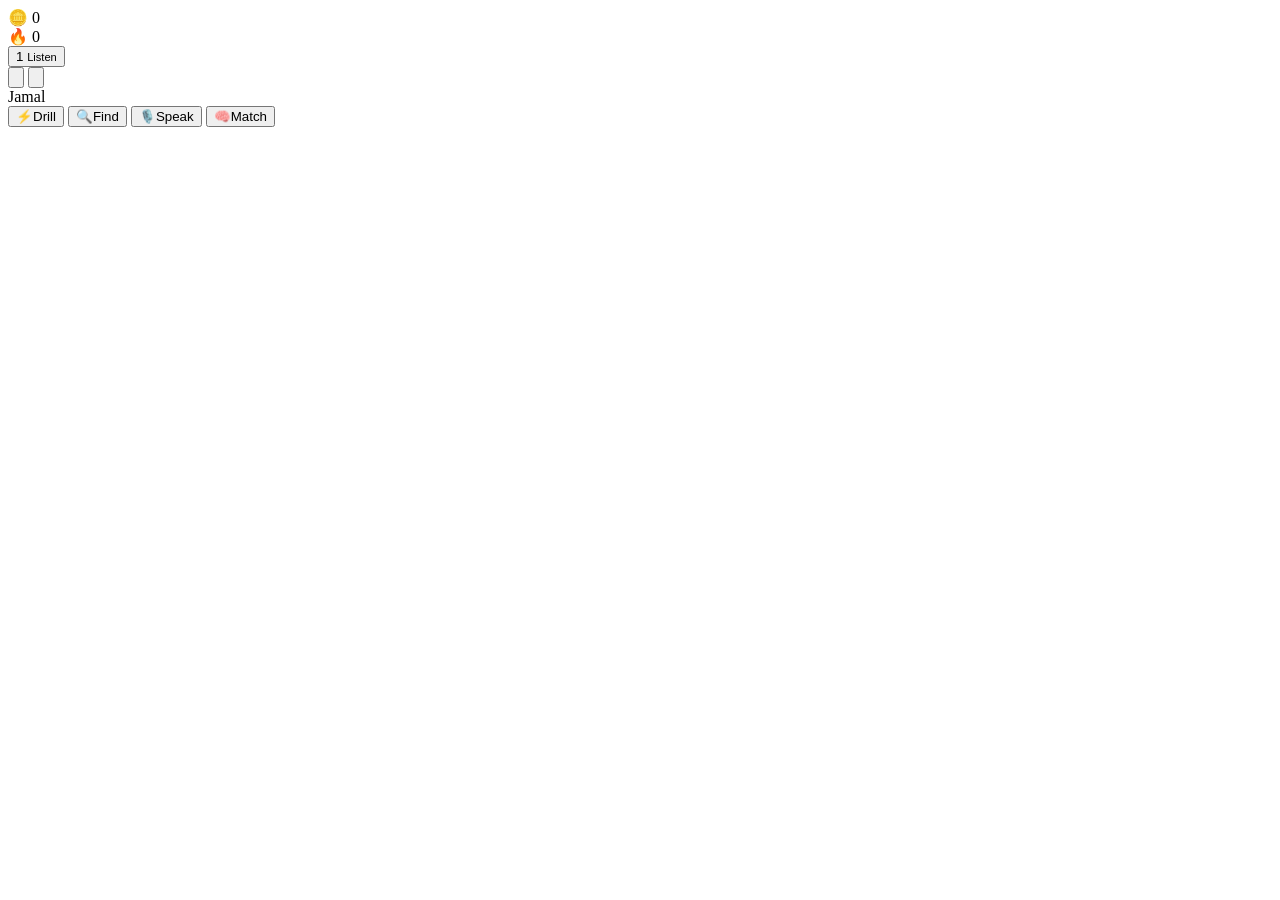
<file: src/template.html>
<!doctype html>
<html lang="en">
<head>
<meta charset="utf-8">
<meta name="viewport" content="width=device-width,initial-scale=1,viewport-fit=cover">
<meta name="theme-color" content="#070a13">
<meta name="mobile-web-app-capable" content="yes">
<meta name="apple-mobile-web-app-capable" content="yes">
<title>Talk Today — ZERO RISE</title>
<link rel="icon" href="icon.svg">
<style>
/*__CSS__*/
</style>
</head>
<body>
<div id="app">
  <div id="sky" aria-hidden="true"><i></i><i></i><i></i><b></b></div>
  <header id="hud">
    <div id="hudCoins" class="hud-pill coins-pill" aria-label="Coins">
      <span class="sync-dot phone" id="syncDot" title="Saved on this phone"></span>
      <span aria-hidden="true">🪙</span>
      <span id="coinVal">0</span>
    </div>
    <div id="hudStreak" class="hud-pill streak-pill" aria-label="Streak">
      <span aria-hidden="true">🔥</span>
      <span id="streakVal">0</span>
    </div>
    <button id="hudGear" class="hud-pill gear-pill" type="button" aria-label="Beat off. Gear 1. Listen.">
      <span id="gearVal">1</span>
      <small id="gearName">Listen</small>
    </button>
    <div class="hud-actions">
      <button id="btnReplay" class="hbtn" type="button" aria-label="Hear it again">
        <svg viewBox="0 0 24 24" aria-hidden="true"><path fill="currentColor" d="M12 5V2L7 6l5 4V7c3.31 0 6 2.69 6 6 0 1.01-.25 1.97-.7 2.8l1.46 1.46A7.93 7.93 0 0 0 20 13c0-4.42-3.58-8-8-8zm0 14c-3.31 0-6-2.69-6-6 0-1.01.25-1.97.7-2.8L5.24 8.74A7.93 7.93 0 0 0 4 13c0 4.42 3.58 8 8 8v3l5-4-5-4v3z"/></svg>
      </button>
      <button id="btnSound" class="hbtn" type="button" aria-label="Sound on">
        <svg viewBox="0 0 24 24" aria-hidden="true"><path fill="currentColor" d="M3 10v4h4l5 5V5L7 10H3zm13.5 2c0-1.77-1.02-3.29-2.5-4.03v8.05c1.48-.73 2.5-2.25 2.5-4.02z"/></svg>
      </button>
      <div id="who" class="who" aria-label="Signed in as Jamal Morelli">Jamal</div>
    </div>
  </header>

  <nav id="modeBar" aria-label="Practice">
    <button class="mode-tab active" type="button" data-mode="drill" aria-label="Drill">
      <span class="mode-icon" aria-hidden="true">⚡</span><span class="mode-name">Drill</span>
    </button>
    <button class="mode-tab" type="button" data-mode="find" aria-label="Find">
      <span class="mode-icon" aria-hidden="true">🔍</span><span class="mode-name">Find</span>
    </button>
    <button class="mode-tab" type="button" data-mode="speak" aria-label="Speak">
      <span class="mode-icon" aria-hidden="true">🎙️</span><span class="mode-name">Speak</span>
    </button>
    <button class="mode-tab" type="button" data-mode="memory" aria-label="Match">
      <span class="mode-icon" aria-hidden="true">🧠</span><span class="mode-name">Match</span>
    </button>
  </nav>

  <div id="load" aria-hidden="true"><span id="loadBar"></span></div>
  <main id="stage"></main>
  <p id="live" class="sr-only" aria-live="polite"></p>

  <div id="sheet" class="modal-backdrop hidden" role="dialog" aria-modal="true">
    <div class="lesson-card" id="sheetCard"></div>
  </div>
  <canvas id="fx" aria-hidden="true"></canvas>
</div>
<script>
/*__JS__*/
</script>
</body>
</html>
</file>
